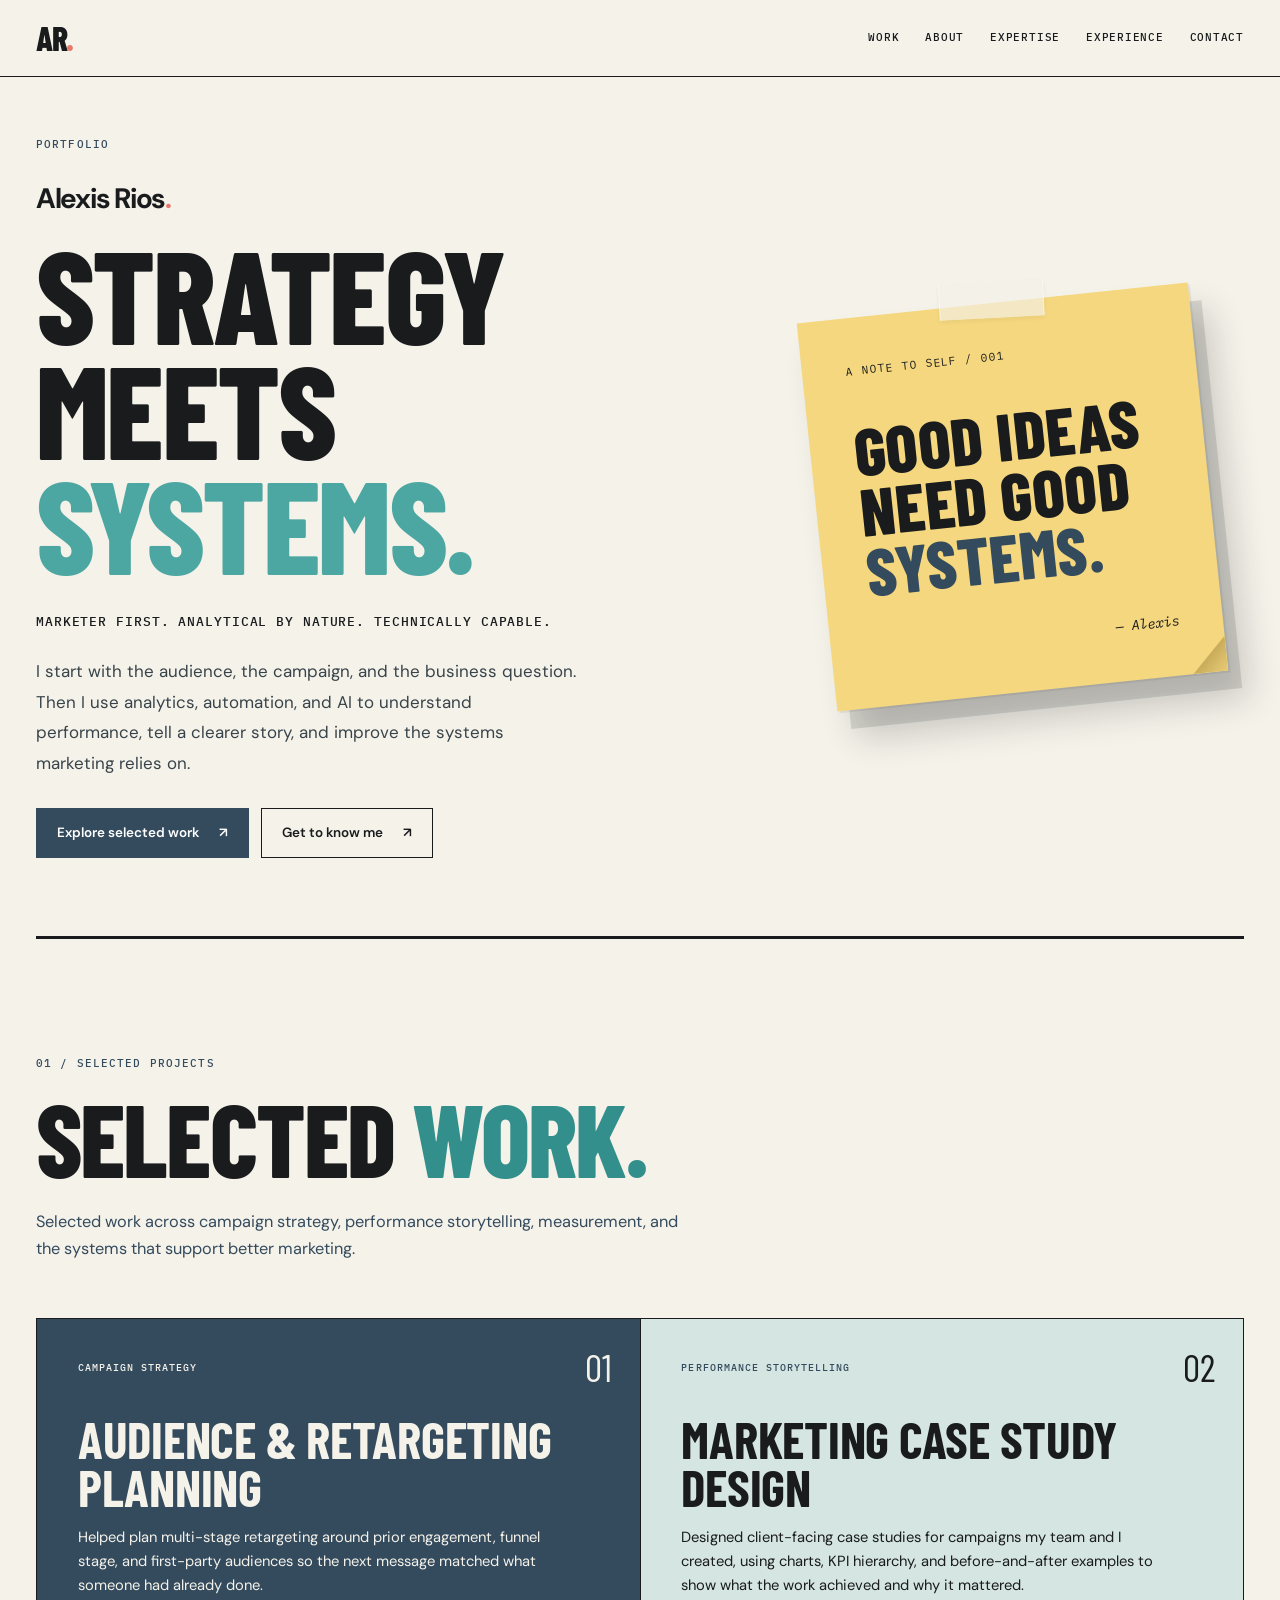
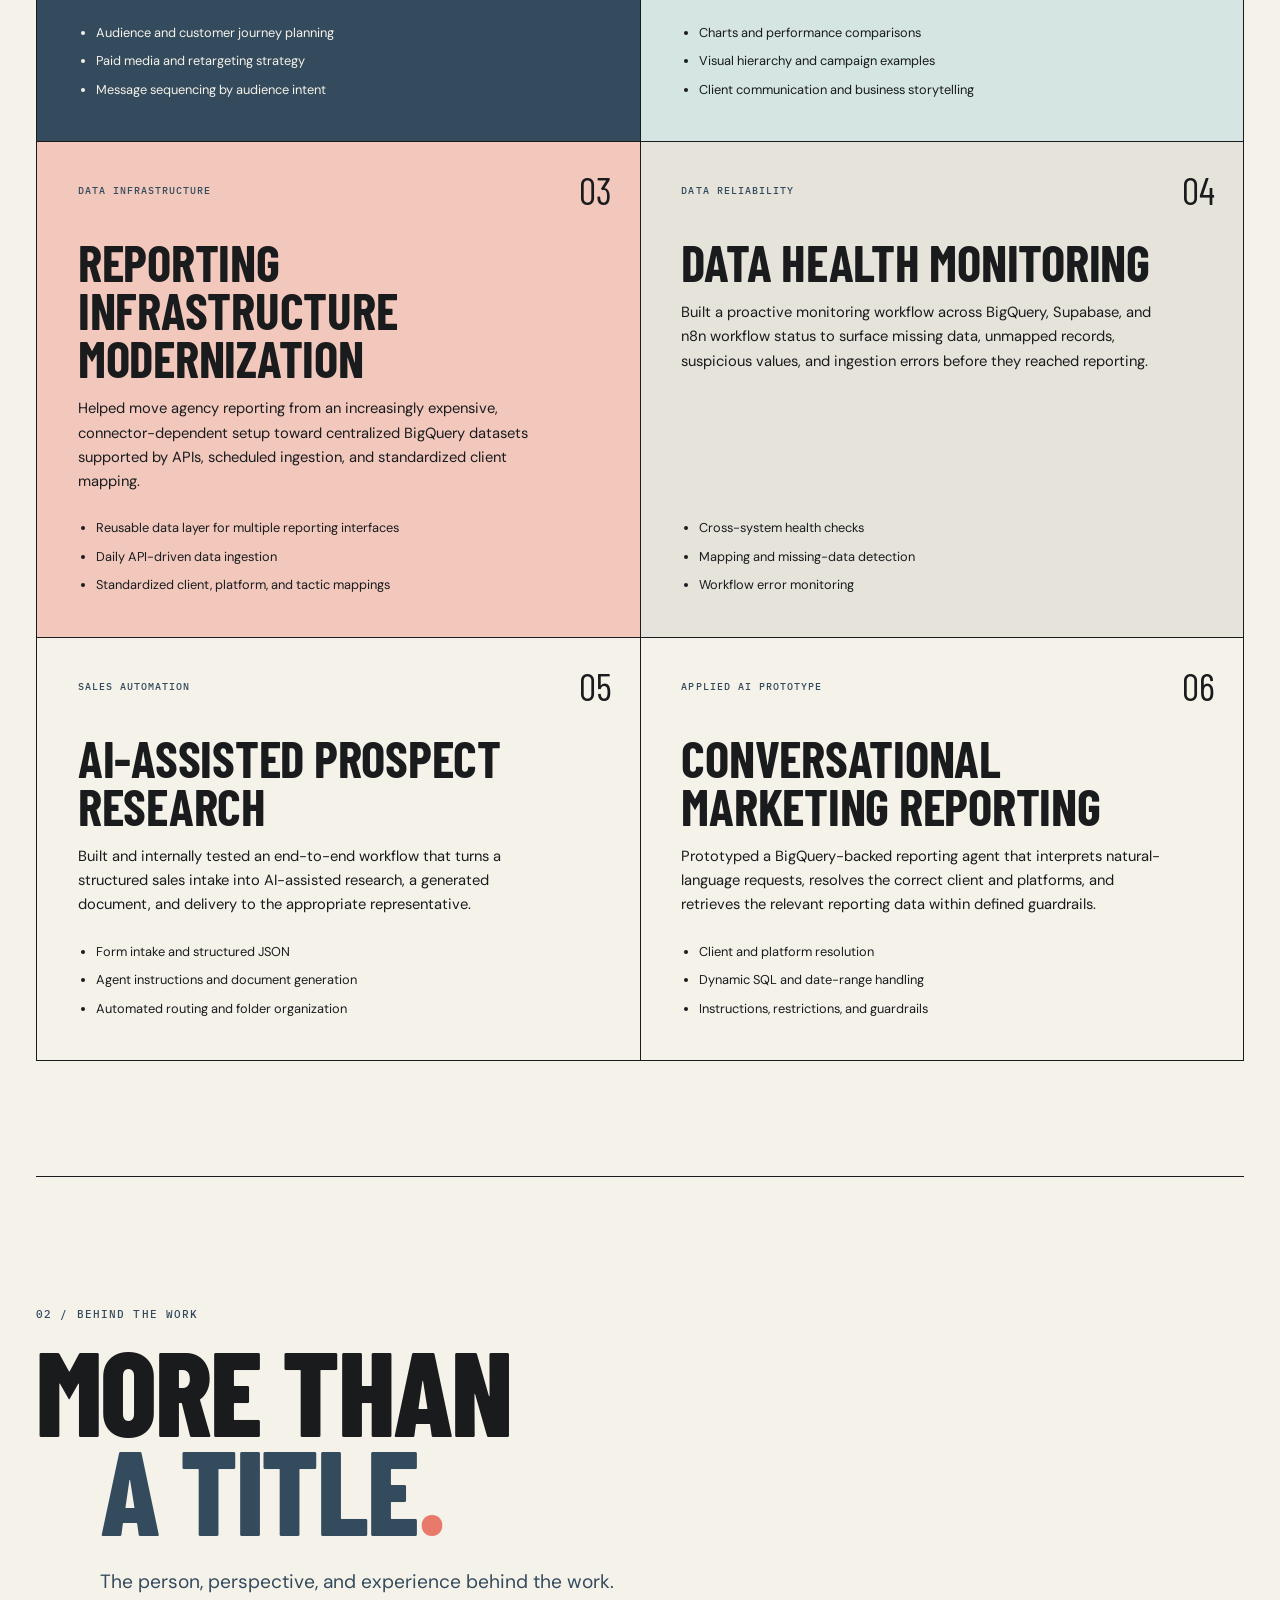
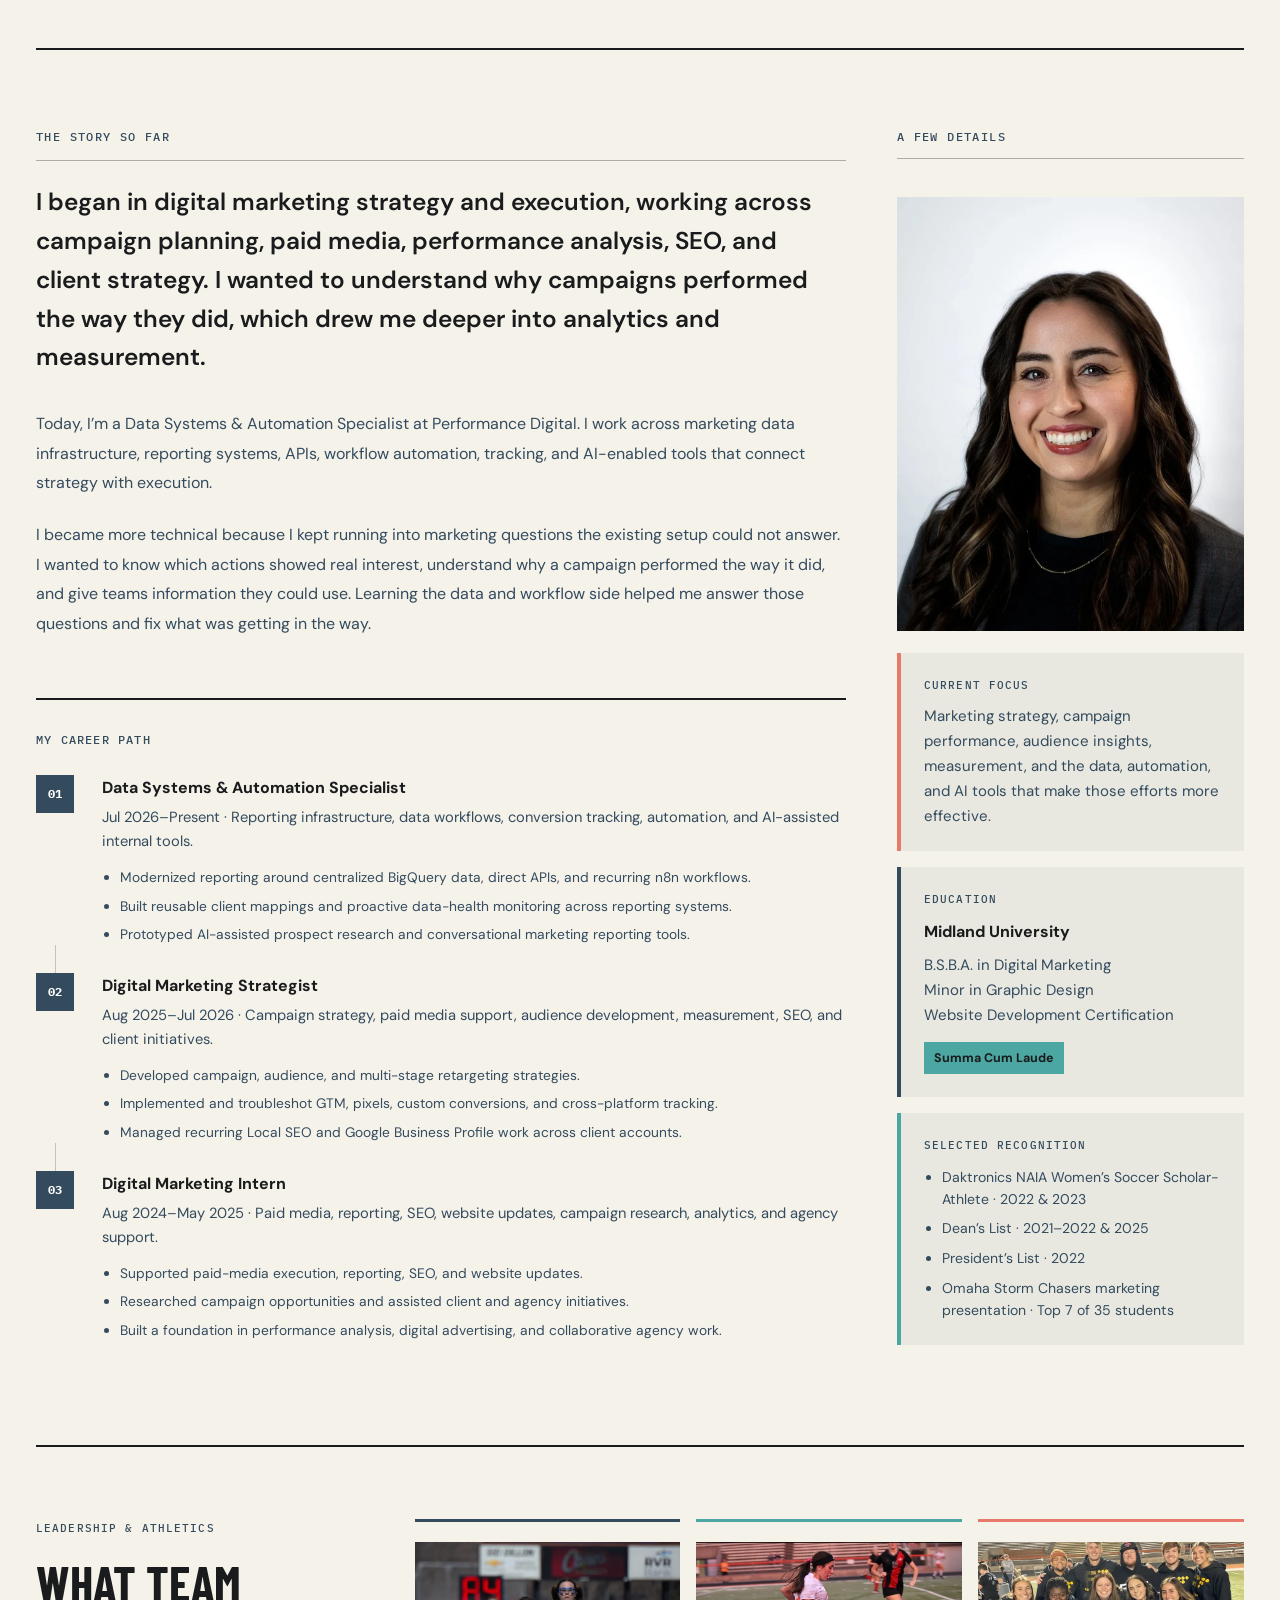
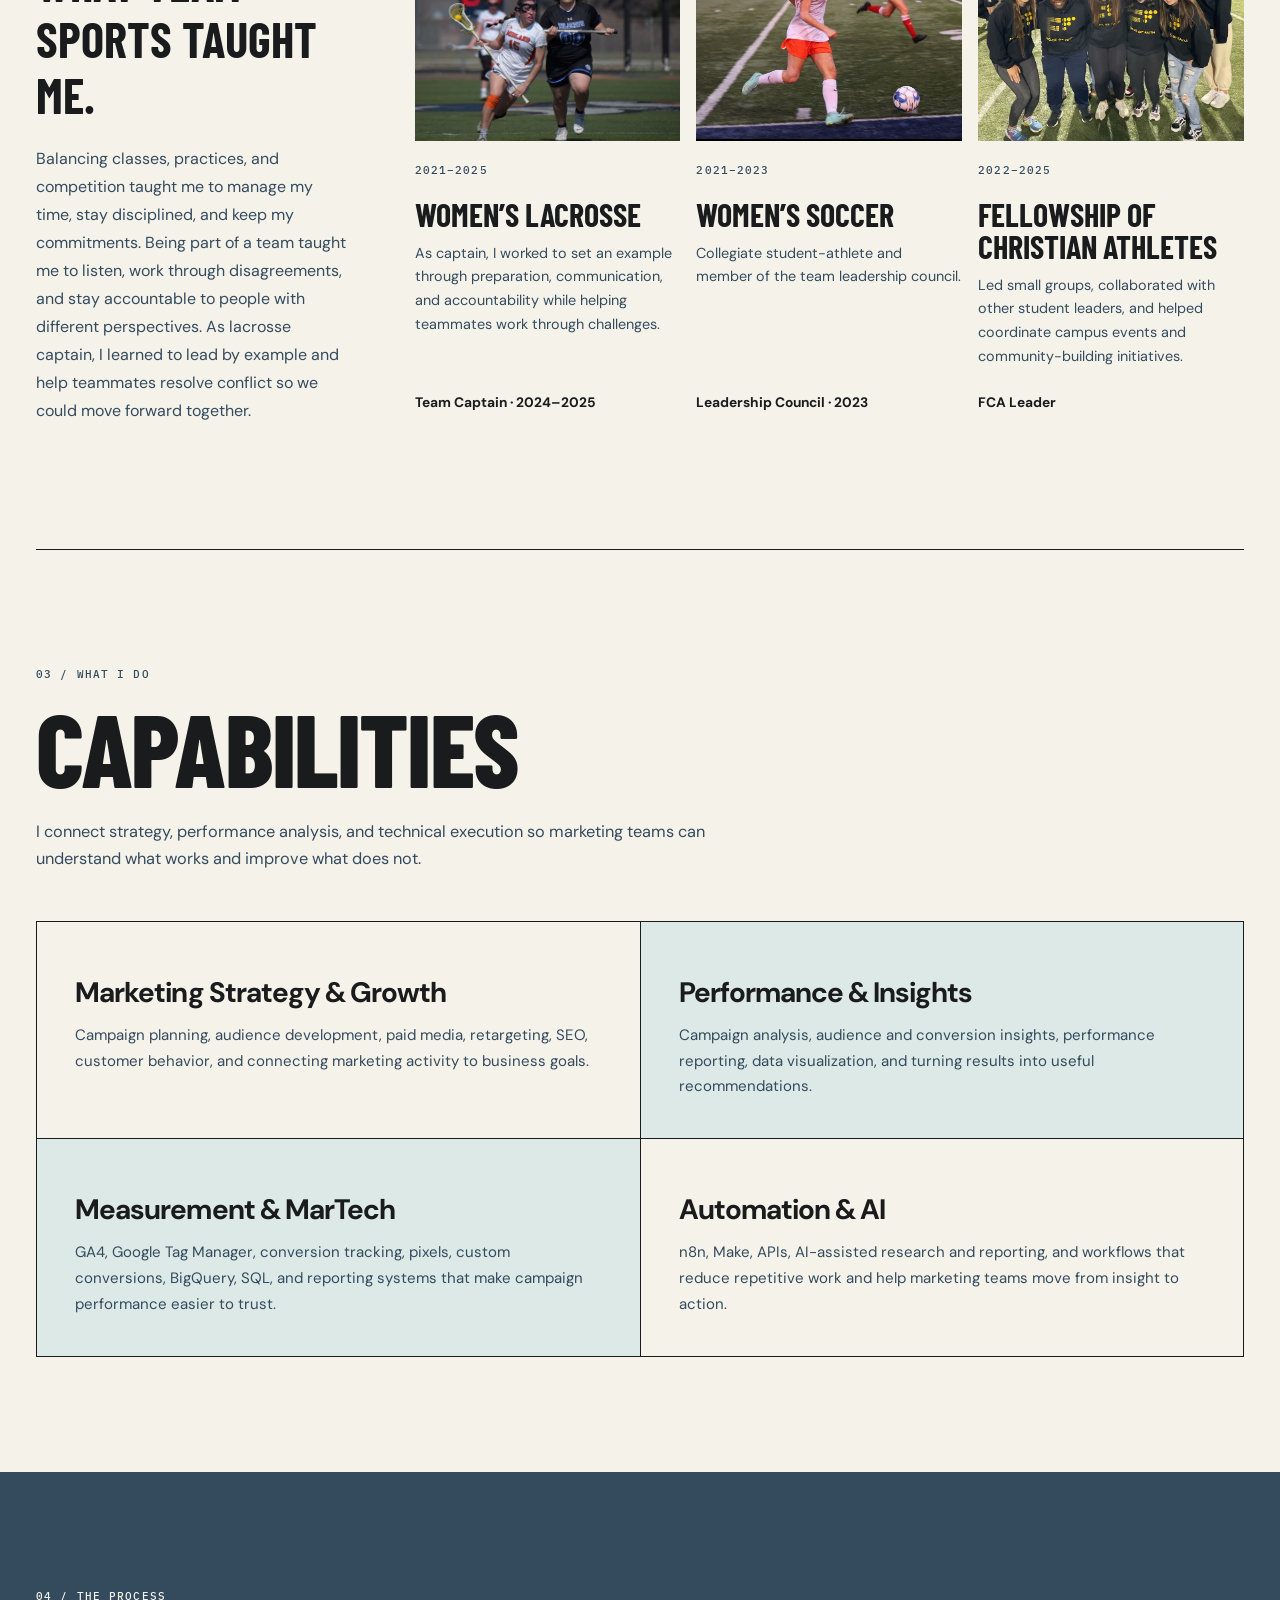
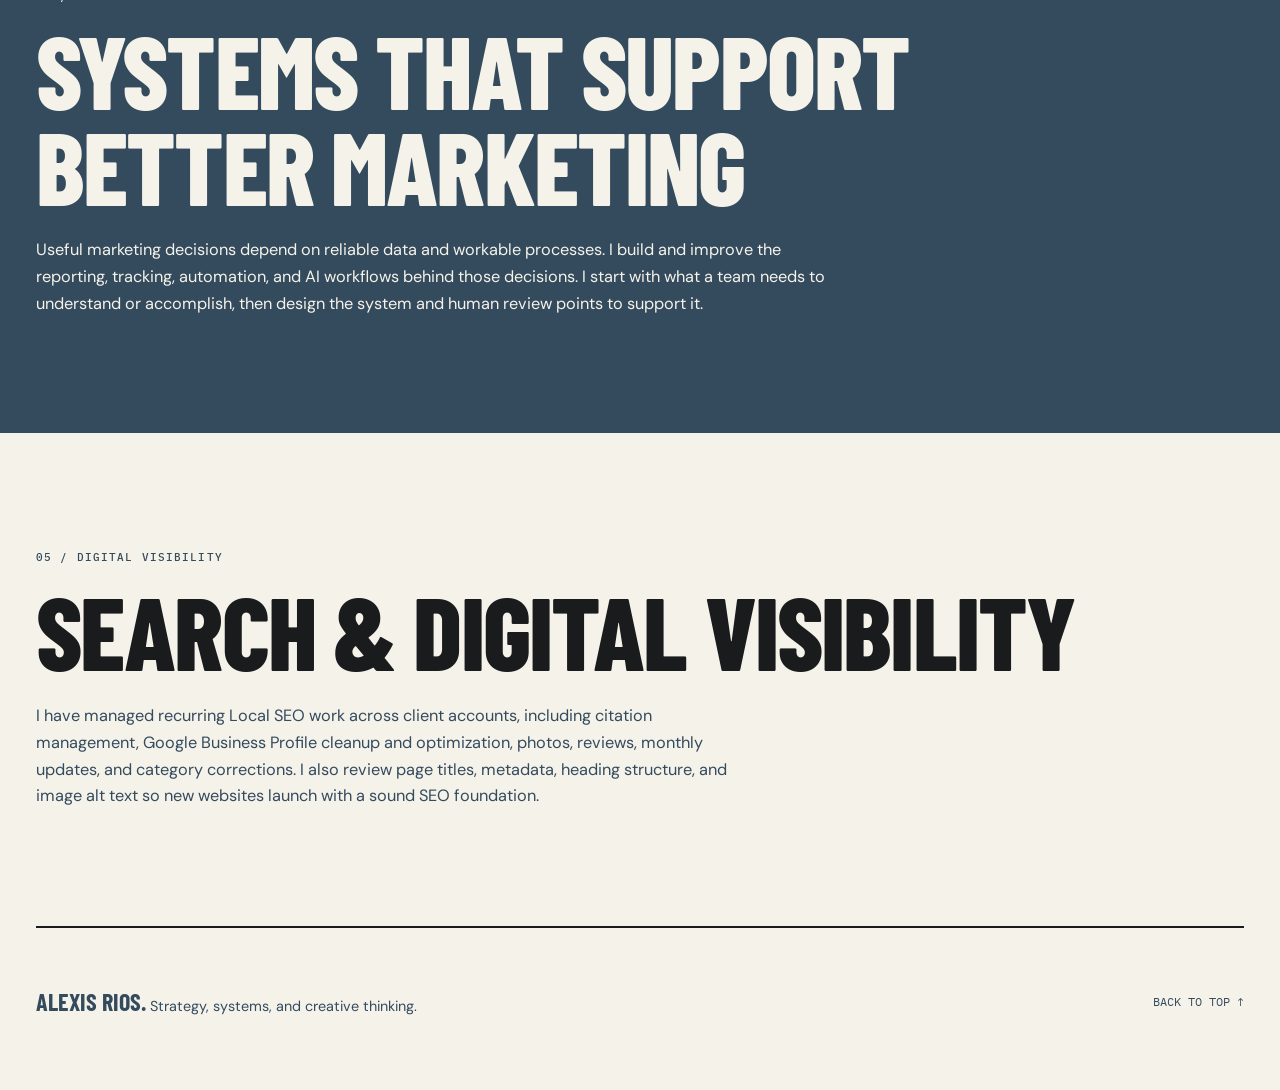
<file: index.html>
<!DOCTYPE html>
<html lang="en">
<head>
  <meta charset="UTF-8">
  <meta name="viewport" content="width=device-width, initial-scale=1.0">

  <title>Alexis Rios | Marketing Strategy, Analytics & AI</title>

  <meta name="theme-color" content="#F5F2EA">
  <meta name="description" content="Alexis Rios — marketer focused on strategy, campaign performance, analytics, and the systems that make better marketing possible.">
  <link rel="preconnect" href="https://fonts.googleapis.com">
  <link rel="preconnect" href="https://fonts.gstatic.com" crossorigin>
  <link href="https://fonts.googleapis.com/css2?family=Barlow+Condensed:wght@500;600;700;800&family=DM+Sans:wght@400;500;600;700&family=IBM+Plex+Mono:wght@400;500&display=swap" rel="stylesheet">
  <link rel="stylesheet" href="styles.css?v=creative-refined-3">
</head>

<body>
  <a class="skip-link" href="#featured-work">Skip to selected work</a>

  <header class="site-header">
    <nav class="nav-container" aria-label="Primary navigation">
      <a href="#top" class="nav-brand" aria-label="Alexis Rios, back to top">AR<span class="brand-dot">.</span></a>

      <div class="nav-links" id="primary-links">
        <a href="#featured-work">Work</a>
        <a href="#about">About</a>
        <a href="#capabilities">Expertise</a>
        <a href="#experience">Experience</a>
        <a href="https://www.linkedin.com/in/-alexis-rios/" target="_blank" rel="noopener noreferrer" aria-label="Contact Alexis on LinkedIn (opens in a new tab)">Contact</a>
      </div>
    </nav>
  </header>

  <main id="top">

    <section class="hero" aria-labelledby="hero-title">
      <div class="hero-content">
        <p class="eyebrow">Portfolio</p>
        <h1 id="hero-title"><span class="hero-name">Alexis Rios<span class="hero-dot">.</span></span><span class="hero-display">Strategy<span class="hero-display-line">meets <em>systems.</em></span></span></h1>
        <p class="hero-focus">MARKETER FIRST. ANALYTICAL BY NATURE. TECHNICALLY CAPABLE.</p>
        <p class="hero-summary">I start with the audience, the campaign, and the business question. Then I use analytics, automation, and AI to understand performance, tell a clearer story, and improve the systems marketing relies on.</p>
        <div class="hero-actions">
          <a href="#featured-work" class="button button-primary">Explore selected work <span aria-hidden="true">↗</span></a>
          <a href="#about" class="button button-secondary">Get to know me <span aria-hidden="true">↗</span></a>
        </div>
      </div> 
      <aside class="hero-art" aria-label="Sticky note with Alexis's approach to systems">
        <div class="note-stage">
          <div class="sticky-note">
            <span class="note-tape" aria-hidden="true"></span>
            <span class="note-kicker">A NOTE TO SELF / 001</span>
            <strong>
              GOOD IDEAS<br>
              NEED GOOD<br>
              <span>SYSTEMS.</span>
            </strong>
            <span class="note-signature">— Alexis</span>
          </div>
        </div>
      </aside>      
    </section>

    <span id="featured-work" class="anchor-marker" aria-hidden="true"></span>
    <section id="strategy" class="portfolio-section" aria-labelledby="selected-work-heading">
      <p class="section-label">01 / Selected Projects</p>
      <h2 id="selected-work-heading">Selected <span class="accent-word">Work.</span></h2>
      <p>
        Selected work across campaign strategy, performance storytelling,
        measurement, and the systems that support better marketing.
      </p>

      <div class="work-grid">
        <article class="work-card"><p class="work-tag">Campaign Strategy</p><h3>Audience &amp; Retargeting Planning</h3><p>Helped plan multi-stage retargeting around prior engagement, funnel stage, and first-party audiences so the next message matched what someone had already done.</p><ul><li>Audience and customer journey planning</li><li>Paid media and retargeting strategy</li><li>Message sequencing by audience intent</li></ul></article>
        <article class="work-card"><p class="work-tag">Performance Storytelling</p><h3>Marketing Case Study Design</h3><p>Designed client-facing case studies for campaigns my team and I created, using charts, KPI hierarchy, and before-and-after examples to show what the work achieved and why it mattered.</p><ul><li>Charts and performance comparisons</li><li>Visual hierarchy and campaign examples</li><li>Client communication and business storytelling</li></ul></article>
        <article class="work-card">
          <p class="work-tag">Data Infrastructure</p>
          <h3>Reporting Infrastructure Modernization</h3>
          <p>
            Helped move agency reporting from an increasingly expensive,
            connector-dependent setup toward centralized BigQuery datasets
            supported by APIs, scheduled ingestion, and standardized client mapping.
          </p>
          <ul>
            <li>Reusable data layer for multiple reporting interfaces</li>
            <li>Daily API-driven data ingestion</li>
            <li>Standardized client, platform, and tactic mappings</li>
          </ul>
        </article>

        <article class="work-card">
          <p class="work-tag">Data Reliability</p>
          <h3>Data Health Monitoring</h3>
          <p>
            Built a proactive monitoring workflow across BigQuery, Supabase,
            and n8n workflow status to surface missing data, unmapped records,
            suspicious values, and ingestion errors before they reached reporting.
          </p>
          <ul>
            <li>Cross-system health checks</li>
            <li>Mapping and missing-data detection</li>
            <li>Workflow error monitoring</li>
          </ul>
        </article>

        <article class="work-card">
          <p class="work-tag">Sales Automation</p>
          <h3>AI-Assisted Prospect Research</h3>
          <p>
            Built and internally tested an end-to-end workflow that turns a
            structured sales intake into AI-assisted research, a generated
            document, and delivery to the appropriate representative.
          </p>
          <ul>
            <li>Form intake and structured JSON</li>
            <li>Agent instructions and document generation</li>
            <li>Automated routing and folder organization</li>
          </ul>
        </article>

        <article class="work-card">
          <p class="work-tag">Applied AI Prototype</p>
          <h3>Conversational Marketing Reporting</h3>
          <p>
            Prototyped a BigQuery-backed reporting agent that interprets
            natural-language requests, resolves the correct client and platforms,
            and retrieves the relevant reporting data within defined guardrails.
          </p>
          <ul>
            <li>Client and platform resolution</li>
            <li>Dynamic SQL and date-range handling</li>
            <li>Instructions, restrictions, and guardrails</li>
          </ul>
        </article>
      </div>
    </section>

  <section id="about" class="portfolio-section about-section">
    <div class="section-heading about-heading">
      <p class="section-label">02 / Behind the Work</p>
      <h2><span class="about-heading-main">More Than</span><span class="about-heading-accent">a Title<span aria-hidden="true">.</span></span></h2>
      <p class="about-heading-deck">The person, perspective, and experience behind the work.</p>
    </div>

  <div class="about-grid">

    <div class="about-content">
      <p class="about-column-label">The story so far</p>
      <p class="about-intro">I began in digital marketing strategy and execution, working across campaign planning, paid media, performance analysis, SEO, and client strategy. I wanted to understand why campaigns performed the way they did, which drew me deeper into analytics and measurement.</p>

      <p>
        Today, I’m a Data Systems & Automation Specialist at Performance
        Digital. I work across marketing data infrastructure, reporting systems,
        APIs, workflow automation, tracking, and AI-enabled tools that connect
        strategy with execution.
      </p>

      <p>I became more technical because I kept running into marketing questions the existing setup could not answer. I wanted to know which actions showed real interest, understand why a campaign performed the way it did, and give teams information they could use. Learning the data and workflow side helped me answer those questions and fix what was getting in the way.</p>

      <div id="experience" class="career-path">
        <p class="about-subheading">My Career Path</p>

        <div class="career-flow">
          <div class="career-step">
            <span class="career-number">01</span>
            <div>
              <strong>Data Systems & Automation Specialist</strong>
              <span>Jul 2026–Present · Reporting infrastructure, data workflows,
                conversion tracking, automation, and AI-assisted internal tools.</span>
              <ul class="career-highlights">
                <li>Modernized reporting around centralized BigQuery data, direct APIs, and recurring n8n workflows.</li>
                <li>Built reusable client mappings and proactive data-health monitoring across reporting systems.</li>
                <li>Prototyped AI-assisted prospect research and conversational marketing reporting tools.</li>
              </ul>
            </div>
          </div>

          <div class="career-connector"></div>

          <div class="career-step">
            <span class="career-number">02</span>
            <div>
              <strong>Digital Marketing Strategist</strong>
              <span>Aug 2025–Jul 2026 · Campaign strategy, paid media support,
                audience development, measurement, SEO, and client initiatives.</span>
              <ul class="career-highlights">
                <li>Developed campaign, audience, and multi-stage retargeting strategies.</li>
                <li>Implemented and troubleshot GTM, pixels, custom conversions, and cross-platform tracking.</li>
                <li>Managed recurring Local SEO and Google Business Profile work across client accounts.</li>
              </ul>
            </div>
          </div>

          <div class="career-connector"></div>

          <div class="career-step">
            <span class="career-number">03</span>
            <div>
              <strong>Digital Marketing Intern</strong>
              <span>Aug 2024–May 2025 · Paid media, reporting, SEO, website
                updates, campaign research, analytics, and agency support.</span>
              <ul class="career-highlights">
                <li>Supported paid-media execution, reporting, SEO, and website updates.</li>
                <li>Researched campaign opportunities and assisted client and agency initiatives.</li>
                <li>Built a foundation in performance analysis, digital advertising, and collaborative agency work.</li>
              </ul>
            </div>
          </div>
        </div>
      </div>

    </div>

    <div class="about-sidebar">
      <p class="about-column-label">A few details</p>
      <figure class="about-photo">
        <img
          src="assets/profile/alexis-rios-headshot.webp"
          alt="Alexis Rios"
          width="960"
          height="1200"
          loading="lazy"
          decoding="async"
        >
      </figure>

      <div class="about-card">
        <p class="card-label">Current Focus</p>
        <p>Marketing strategy, campaign performance, audience insights, measurement, and the data, automation, and AI tools that make those efforts more effective.</p>
      </div>

      <div class="about-card">
        <p class="card-label">Education</p>
        <strong>Midland University</strong>
        <p>
          B.S.B.A. in Digital Marketing<br>
          Minor in Graphic Design<br>
          Website Development Certification
        </p>
        <span class="card-highlight">Summa Cum Laude</span>
      </div>

      <div class="about-card">
        <p class="card-label">Selected Recognition</p>
        <ul class="recognition-list">
          <li>Daktronics NAIA Women’s Soccer Scholar-Athlete · 2022 & 2023</li>
          <li>Dean’s List · 2021–2022 & 2025</li>
          <li>President’s List · 2022</li>
          <li>Omaha Storm Chasers marketing presentation · Top 7 of 35 students</li>
        </ul>
      </div>

    </div>

  </div>

  <div class="leadership-block">

    <div class="leadership-intro">
      <p class="about-subheading">Leadership & Athletics</p>

      <h3>
        What team sports taught me.
      </h3>

      <p>
        Balancing classes, practices, and competition taught me to manage my
        time, stay disciplined, and keep my commitments. Being part of a team
        taught me to listen, work through disagreements, and stay accountable
        to people with different perspectives. As lacrosse captain, I learned
        to lead by example and help teammates resolve conflict so we could
        move forward together.
      </p>
    </div>

    <div class="leadership-cards">

      <article class="leadership-card">
        <div class="leadership-media">
          <img
            src="assets/leadership/lacrosse.webp"
            alt="Alexis Rios carrying the ball during a Midland University women’s lacrosse game"
            width="1200"
            height="900"
            loading="lazy"
            decoding="async"
          >
        </div>
        <span class="leadership-year">2021–2025</span>
        <h4>Women’s Lacrosse</h4>
        <p>
          As captain, I worked to set an example through preparation, communication,
          and accountability while helping teammates work through challenges.
        </p>
        <strong>Team Captain · 2024–2025</strong>
      </article>

      <article class="leadership-card">
        <div class="leadership-media">
          <img
            src="assets/leadership/soccer.webp"
            alt="Alexis Rios dribbling the ball during a Midland University women’s soccer game"
            width="1169"
            height="791"
            loading="lazy"
            decoding="async"
          >
        </div>
        <span class="leadership-year">2021–2023</span>
        <h4>Women’s Soccer</h4>
        <p>
          Collegiate student-athlete and member of the team leadership council.
        </p>
        <strong>Leadership Council · 2023</strong>
      </article>

      <article class="leadership-card">
        <div class="leadership-media leadership-media-fca">
          <img
            src="assets/leadership/fca-leadership.webp"
            alt="Alexis Rios with fellow Fellowship of Christian Athletes student leaders at a Fields of Faith event"
            width="800"
            height="1067"
            loading="lazy"
            decoding="async"
          >
        </div>
        <span class="leadership-year">2022–2025</span>
        <h4>Fellowship of Christian Athletes</h4>
        <p>
          Led small groups, collaborated with other student leaders, and helped
          coordinate campus events and community-building initiatives.
        </p>
        <strong>FCA Leader</strong>
      </article>

    </div>

  </div>
</section>

        <span id="capabilities" class="anchor-marker" aria-hidden="true"></span>
    <section id="data" class="portfolio-section">
      <p class="section-label">03 / What I Do</p>
      <h2>Capabilities</h2>
      <p>
        I connect strategy, performance analysis, and technical execution so
        marketing teams can understand what works and improve what does not.
      </p>

      <div class="capability-grid">
        <article class="capability-card">
          <h3>Marketing Strategy & Growth</h3><p>Campaign planning, audience development, paid media, retargeting, SEO, customer behavior, and connecting marketing activity to business goals.</p>
        </article>

        <article class="capability-card">
          <h3>Performance & Insights</h3><p>Campaign analysis, audience and conversion insights, performance reporting, data visualization, and turning results into useful recommendations.</p>
        </article>

        <article class="capability-card">
          <h3>Measurement & MarTech</h3><p>GA4, Google Tag Manager, conversion tracking, pixels, custom conversions, BigQuery, SQL, and reporting systems that make campaign performance easier to trust.</p>
        </article>

        <article class="capability-card">
          <h3>Automation & AI</h3><p>n8n, Make, APIs, AI-assisted research and reporting, and workflows that reduce repetitive work and help marketing teams move from insight to action.</p>
        </article>
      </div>
    </section>

        <section id="automation" class="portfolio-section"><p class="section-label">04 / The Process</p><h2>Systems That Support Better Marketing</h2><p>Useful marketing decisions depend on reliable data and workable processes. I build and improve the reporting, tracking, automation, and AI workflows behind those decisions. I start with what a team needs to understand or accomplish, then design the system and human review points to support it.</p></section>

    <section id="search" class="portfolio-section">
      <p class="section-label">05 / Digital Visibility</p>
      <h2>Search & Digital Visibility</h2>
      <p>
        I have managed recurring Local SEO work across client accounts,
        including citation management, Google Business Profile cleanup and
        optimization, photos, reviews, monthly updates, and category corrections.
        I also review page titles, metadata, heading structure, and image alt text
        so new websites launch with a sound SEO foundation.
      </p>
    </section>

  </main>

  <footer class="site-footer">
    <p><strong>Alexis Rios.</strong> Strategy, systems, and creative thinking.</p><a href="#top">Back to top ↑</a>
  </footer>

  <script src="script.js"></script>

</body>
</html>
</file>
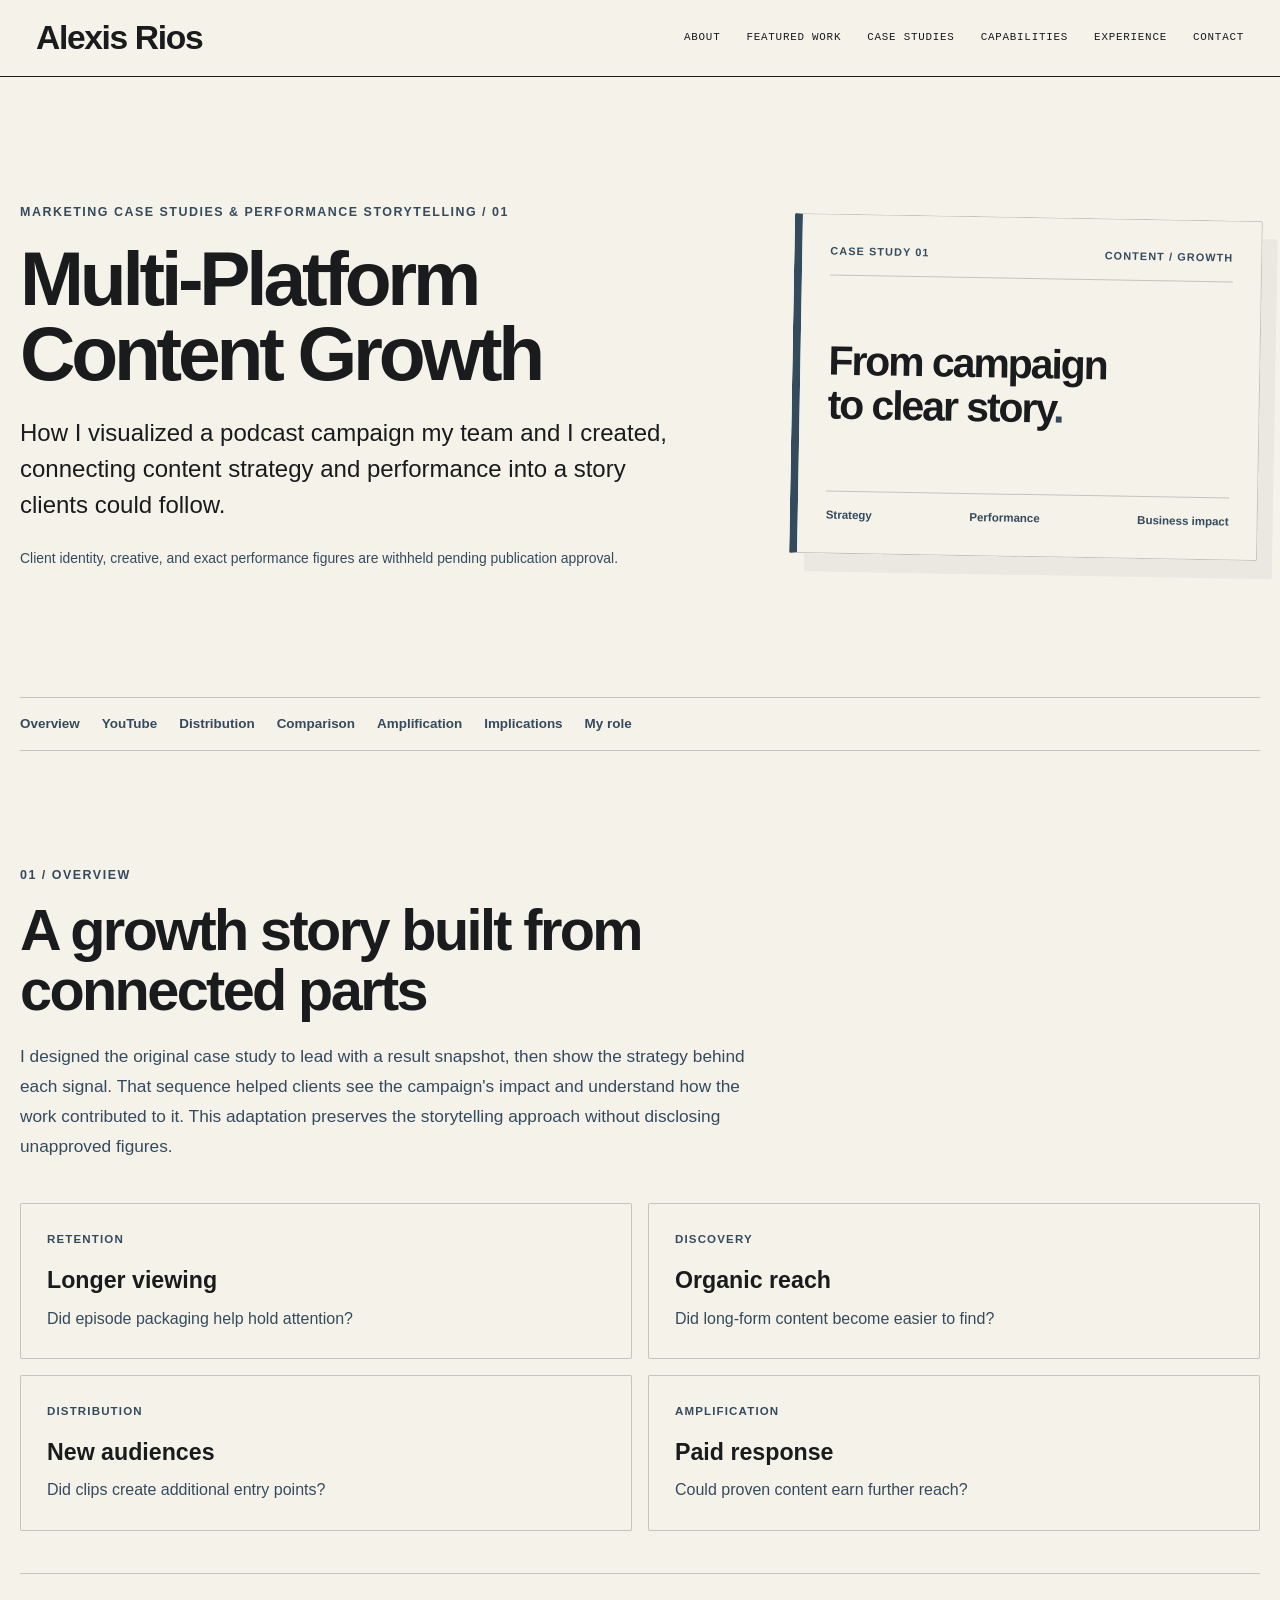
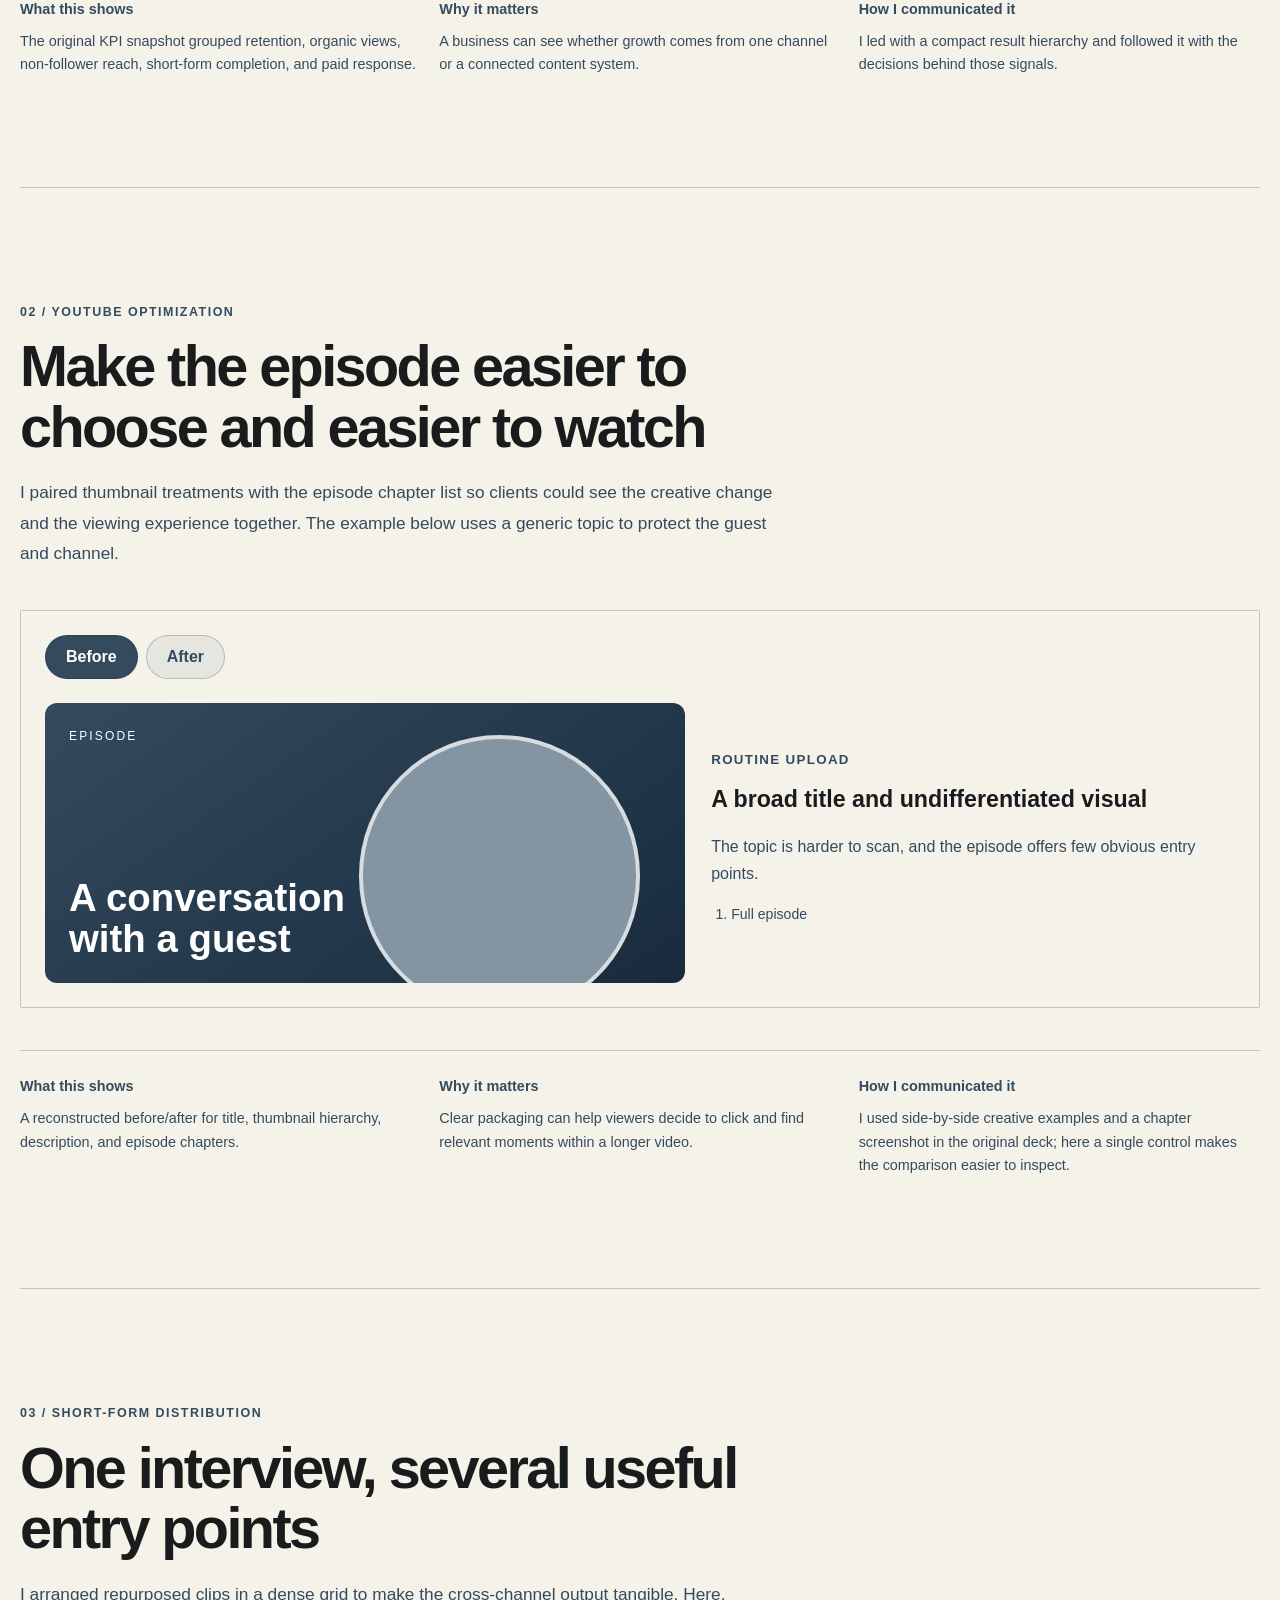
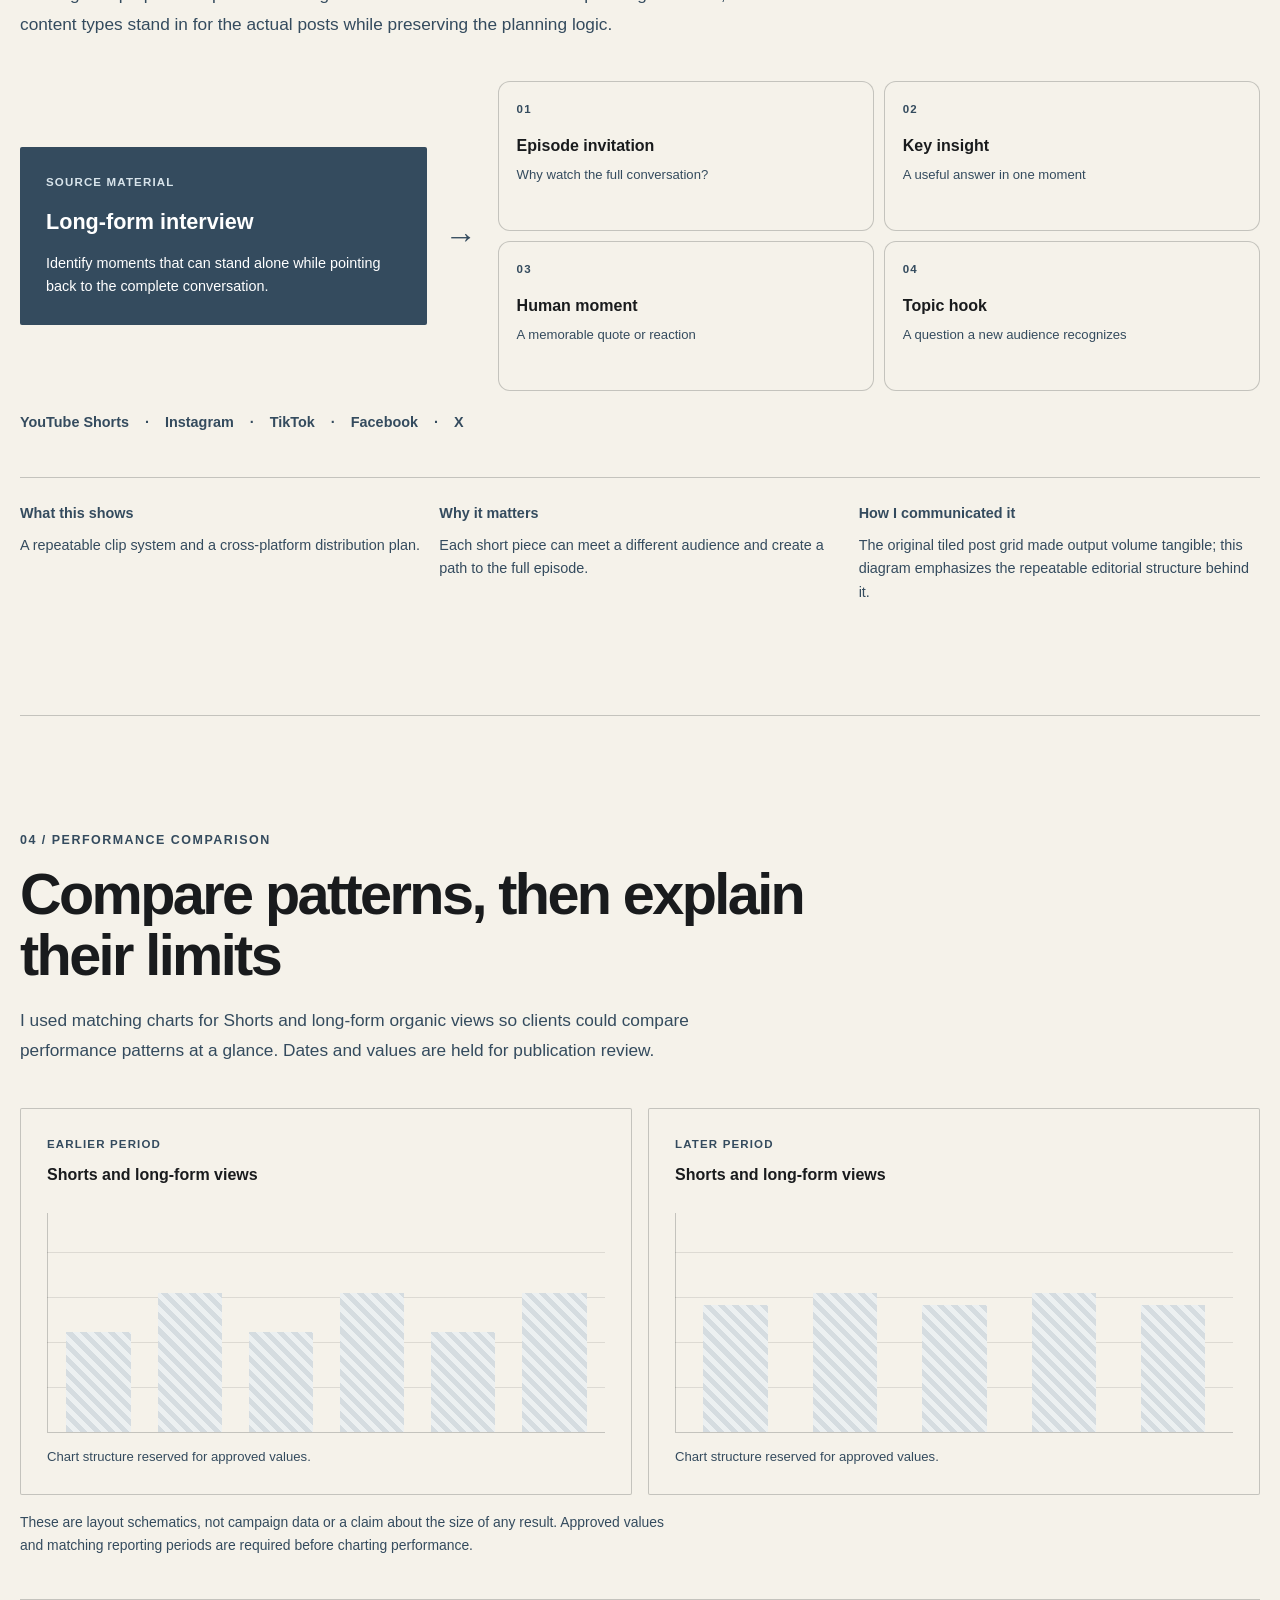
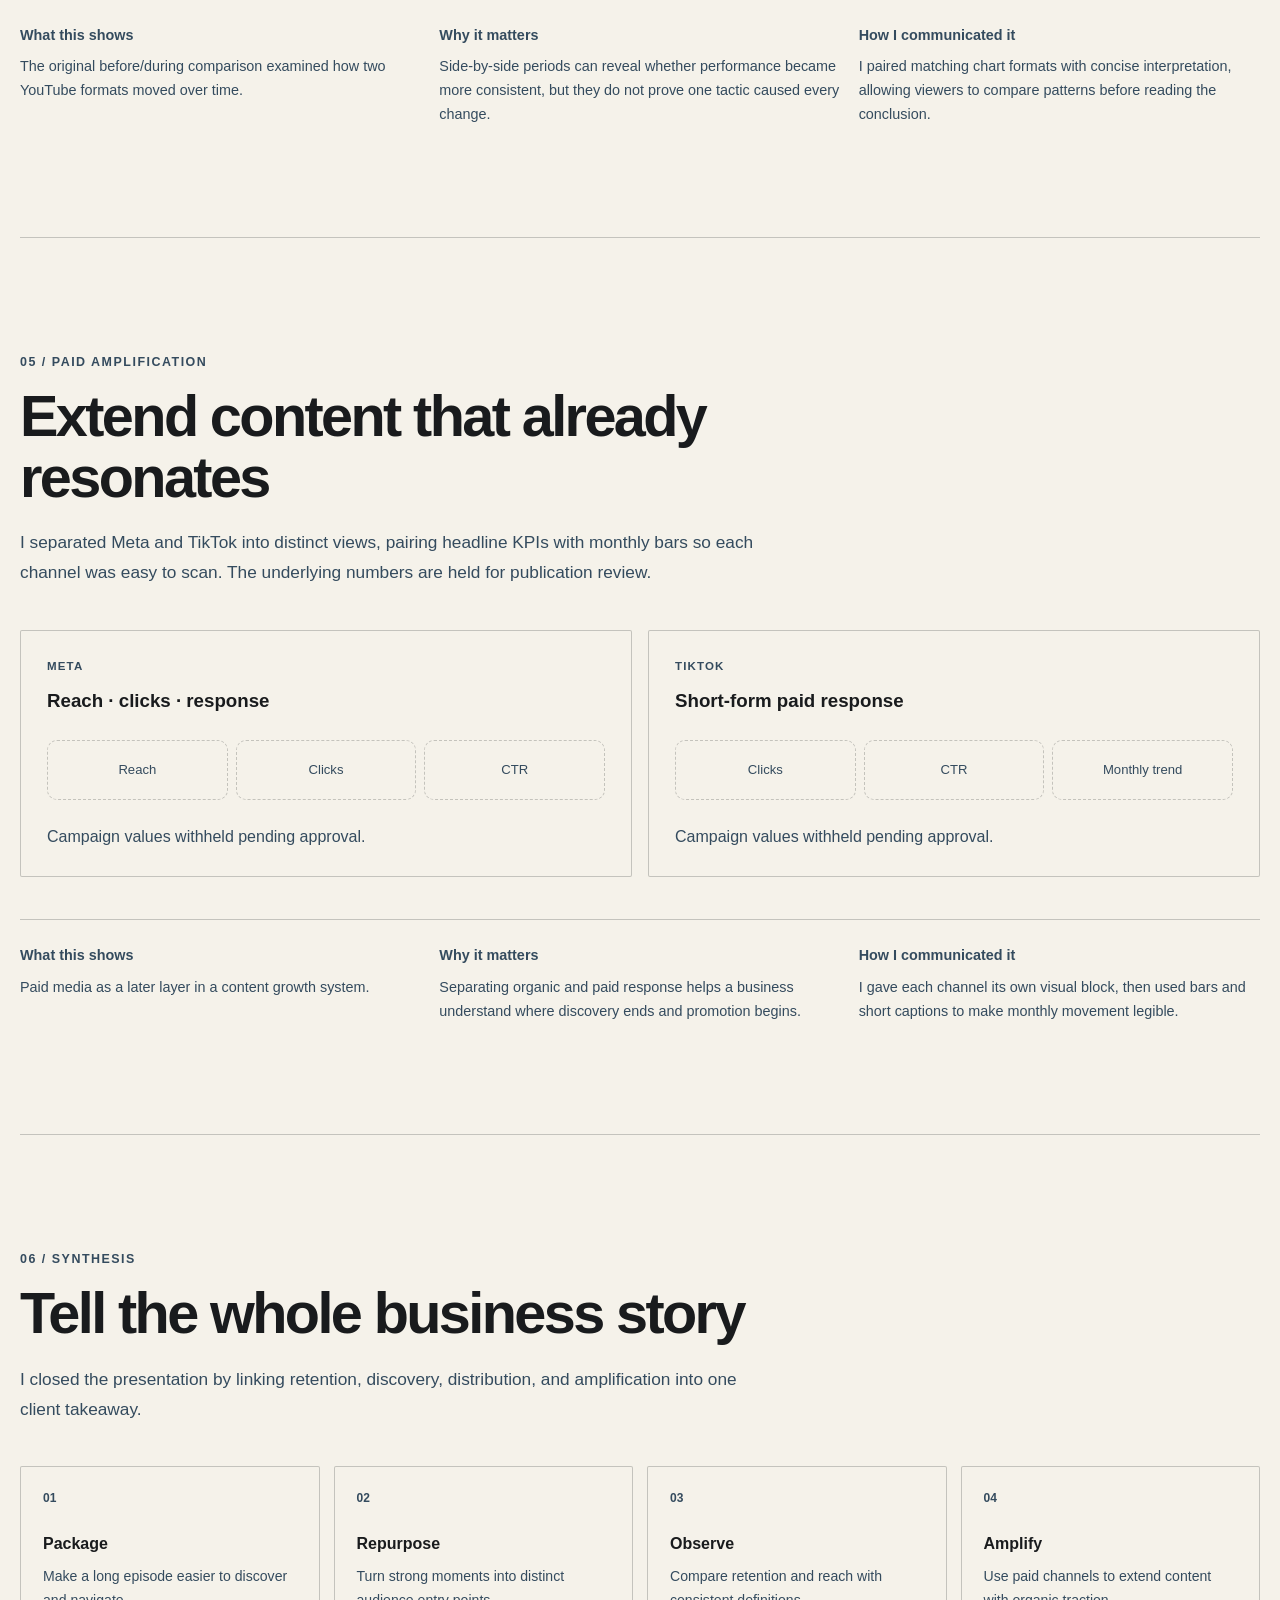
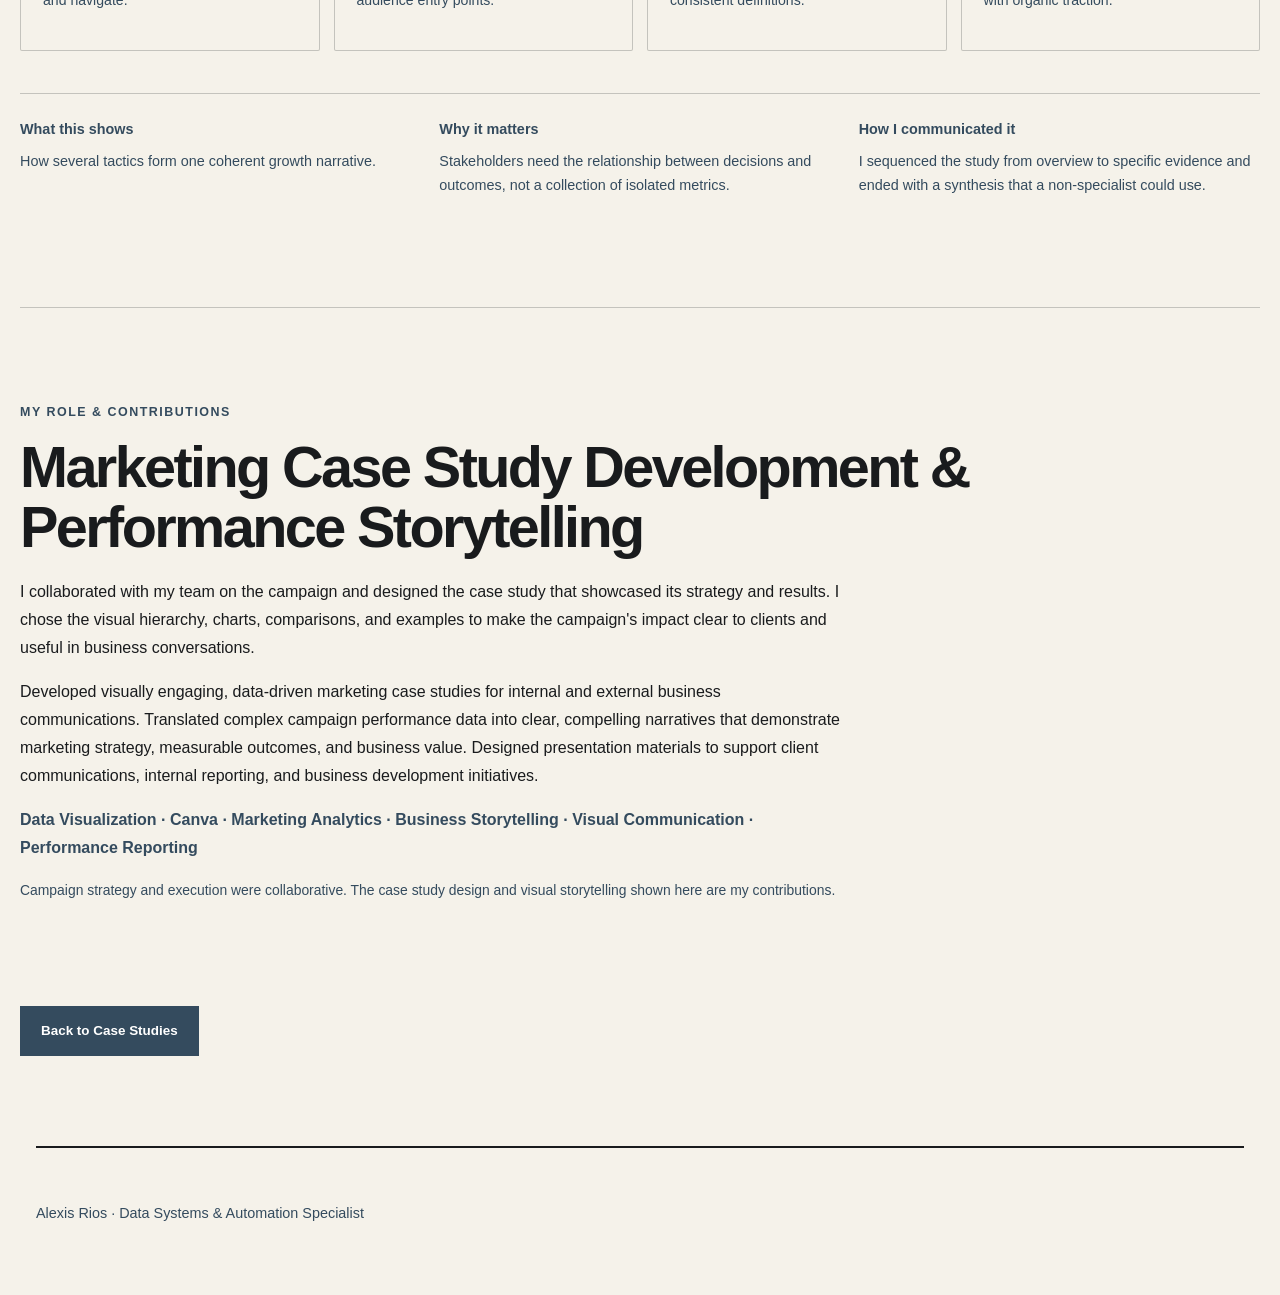
<file: content-growth.html>
<!DOCTYPE html>
<html lang="en">
<head>
  <meta charset="UTF-8">
  <meta name="viewport" content="width=device-width, initial-scale=1.0">
  <meta name="description" content="An interactive marketing case study about presenting a multi-platform content growth strategy and its business value.">
  <title>Multi-Platform Content Growth | Alexis Rios</title>
  <link rel="stylesheet" href="styles.css?v=20261028-1">
  <link rel="stylesheet" href="case-study.css?v=1">
  <script src="case-study.js" defer></script>
</head>
<body>
  <header class="site-header">
    <nav class="nav-container" aria-label="Main navigation">
      <a class="nav-brand" href="index.html#top">Alexis Rios</a>
      <div class="nav-links">
        <a href="index.html#about">About</a>
        <a href="index.html#featured-work">Featured Work</a>
        <a href="index.html#marketing-case-studies">Case Studies</a>
        <a href="index.html#capabilities">Capabilities</a>
        <a href="index.html#experience">Experience</a>
        <a href="https://www.linkedin.com/in/-alexis-rios/" target="_blank" rel="noopener noreferrer" aria-label="Contact Alexis on LinkedIn (opens in a new tab)">Contact</a>
      </div>
    </nav>
  </header>
  <main>
    <section class="case-hero" id="top">
      <div>
        <p class="case-kicker">Marketing Case Studies &amp; Performance Storytelling / 01</p>
        <h1>Multi-Platform<br>Content Growth</h1>
        <p class="case-lede">How I visualized a podcast campaign my team and I created, connecting content strategy and performance into a story clients could follow.</p>
        <p class="case-note">Client identity, creative, and exact performance figures are withheld pending publication approval.</p>
      </div>
      <div class="case-hero-art" aria-hidden="true"><div class="case-cover-top"><span>CASE STUDY 01</span><span>CONTENT / GROWTH</span></div><div class="case-cover-title">From campaign<br>to clear story<span>.</span></div><div class="case-cover-foot"><span>Strategy</span><span>Performance</span><span>Business impact</span></div></div>
    </section>
    <nav class="case-chapters" aria-label="Case study chapters">
      <a href="#overview">Overview</a><a href="#youtube">YouTube</a><a href="#distribution">Distribution</a><a href="#comparison">Comparison</a><a href="#amplification">Amplification</a><a href="#implications">Implications</a><a href="#my-role">My role</a>
    </nav>
    <section class="case-chapter" id="overview">
      <div class="case-heading"><span>01 / Overview</span><h2>A growth story built from connected parts</h2><p>I designed the original case study to lead with a result snapshot, then show the strategy behind each signal. That sequence helped clients see the campaign's impact and understand how the work contributed to it. This adaptation preserves the storytelling approach without disclosing unapproved figures.</p></div>
      <div class="signal-grid" aria-label="The four types of performance signals presented in the original case study">
        <article><small>Retention</small><strong>Longer viewing</strong><p>Did episode packaging help hold attention?</p></article>
        <article><small>Discovery</small><strong>Organic reach</strong><p>Did long-form content become easier to find?</p></article>
        <article><small>Distribution</small><strong>New audiences</strong><p>Did clips create additional entry points?</p></article>
        <article><small>Amplification</small><strong>Paid response</strong><p>Could proven content earn further reach?</p></article>
      </div>
      <div class="case-explain"><p><b>What this shows</b> The original KPI snapshot grouped retention, organic views, non-follower reach, short-form completion, and paid response.</p><p><b>Why it matters</b> A business can see whether growth comes from one channel or a connected content system.</p><p><b>How I communicated it</b> I led with a compact result hierarchy and followed it with the decisions behind those signals.</p></div>
    </section>
    <section class="case-chapter" id="youtube">
      <div class="case-heading"><span>02 / YouTube optimization</span><h2>Make the episode easier to choose and easier to watch</h2><p>I paired thumbnail treatments with the episode chapter list so clients could see the creative change and the viewing experience together. The example below uses a generic topic to protect the guest and channel.</p></div>
      <div class="packaging-panel">
        <div class="packaging-controls" role="group" aria-label="Compare episode packaging"><button class="case-toggle is-active" type="button" data-packaging="before" aria-pressed="true">Before</button><button class="case-toggle" type="button" data-packaging="after" aria-pressed="false">After</button></div>
        <div class="packaging-visual" id="packaging-visual" data-state="before"><div class="mock-thumbnail"><span class="mock-thumbnail-label">EPISODE</span><div class="mock-portrait" aria-hidden="true"></div><strong id="thumbnail-title">A conversation with a guest</strong></div><div class="mock-details"><small id="packaging-eyebrow">Routine upload</small><h3 id="packaging-title">A broad title and undifferentiated visual</h3><p id="packaging-copy">The topic is harder to scan, and the episode offers few obvious entry points.</p><ol id="chapter-list" class="chapter-list"><li>Full episode</li></ol></div></div>
      </div>
      <div class="case-explain"><p><b>What this shows</b> A reconstructed before/after for title, thumbnail hierarchy, description, and episode chapters.</p><p><b>Why it matters</b> Clear packaging can help viewers decide to click and find relevant moments within a longer video.</p><p><b>How I communicated it</b> I used side-by-side creative examples and a chapter screenshot in the original deck; here a single control makes the comparison easier to inspect.</p></div>
    </section>
    <section class="case-chapter" id="distribution">
      <div class="case-heading"><span>03 / Short-form distribution</span><h2>One interview, several useful entry points</h2><p>I arranged repurposed clips in a dense grid to make the cross-channel output tangible. Here, content types stand in for the actual posts while preserving the planning logic.</p></div>
      <div class="distribution-layout">
        <div class="source-episode"><small>Source material</small><strong>Long-form interview</strong><p>Identify moments that can stand alone while pointing back to the complete conversation.</p></div>
        <div class="distribution-arrow" aria-hidden="true">→</div>
        <div class="clip-grid"><div><small>01</small><strong>Episode invitation</strong><span>Why watch the full conversation?</span></div><div><small>02</small><strong>Key insight</strong><span>A useful answer in one moment</span></div><div><small>03</small><strong>Human moment</strong><span>A memorable quote or reaction</span></div><div><small>04</small><strong>Topic hook</strong><span>A question a new audience recognizes</span></div></div>
      </div>
      <div class="platform-row" aria-label="Distribution channels">YouTube Shorts <span>·</span> Instagram <span>·</span> TikTok <span>·</span> Facebook <span>·</span> X</div>
      <div class="case-explain"><p><b>What this shows</b> A repeatable clip system and a cross-platform distribution plan.</p><p><b>Why it matters</b> Each short piece can meet a different audience and create a path to the full episode.</p><p><b>How I communicated it</b> The original tiled post grid made output volume tangible; this diagram emphasizes the repeatable editorial structure behind it.</p></div>
    </section>
    <section class="case-chapter" id="comparison">
      <div class="case-heading"><span>04 / Performance comparison</span><h2>Compare patterns, then explain their limits</h2><p>I used matching charts for Shorts and long-form organic views so clients could compare performance patterns at a glance. Dates and values are held for publication review.</p></div>
      <div class="comparison-grid">
        <figure class="chart-schematic"><figcaption><small>Earlier period</small><strong>Shorts and long-form views</strong></figcaption><div class="chart-placeholder" aria-hidden="true"><span></span><span></span><span></span><span></span><span></span><span></span></div><p>Chart structure reserved for approved values.</p></figure>
        <figure class="chart-schematic"><figcaption><small>Later period</small><strong>Shorts and long-form views</strong></figcaption><div class="chart-placeholder chart-placeholder-later" aria-hidden="true"><span></span><span></span><span></span><span></span><span></span></div><p>Chart structure reserved for approved values.</p></figure>
      </div>
      <p class="data-disclosure">These are layout schematics, not campaign data or a claim about the size of any result. Approved values and matching reporting periods are required before charting performance.</p>
      <div class="case-explain"><p><b>What this shows</b> The original before/during comparison examined how two YouTube formats moved over time.</p><p><b>Why it matters</b> Side-by-side periods can reveal whether performance became more consistent, but they do not prove one tactic caused every change.</p><p><b>How I communicated it</b> I paired matching chart formats with concise interpretation, allowing viewers to compare patterns before reading the conclusion.</p></div>
    </section>
    <section class="case-chapter" id="amplification">
      <div class="case-heading"><span>05 / Paid amplification</span><h2>Extend content that already resonates</h2><p>I separated Meta and TikTok into distinct views, pairing headline KPIs with monthly bars so each channel was easy to scan. The underlying numbers are held for publication review.</p></div>
      <div class="paid-panels"><article><small>Meta</small><h3>Reach · clicks · response</h3><div class="metric-slots"><span>Reach</span><span>Clicks</span><span>CTR</span></div><p>Campaign values withheld pending approval.</p></article><article><small>TikTok</small><h3>Short-form paid response</h3><div class="metric-slots"><span>Clicks</span><span>CTR</span><span>Monthly trend</span></div><p>Campaign values withheld pending approval.</p></article></div>
      <div class="case-explain"><p><b>What this shows</b> Paid media as a later layer in a content growth system.</p><p><b>Why it matters</b> Separating organic and paid response helps a business understand where discovery ends and promotion begins.</p><p><b>How I communicated it</b> I gave each channel its own visual block, then used bars and short captions to make monthly movement legible.</p></div>
    </section>
    <section class="case-chapter" id="implications">
      <div class="case-heading"><span>06 / Synthesis</span><h2>Tell the whole business story</h2><p>I closed the presentation by linking retention, discovery, distribution, and amplification into one client takeaway.</p></div>
      <ol class="synthesis-list"><li><b>Package</b><span>Make a long episode easier to discover and navigate.</span></li><li><b>Repurpose</b><span>Turn strong moments into distinct audience entry points.</span></li><li><b>Observe</b><span>Compare retention and reach with consistent definitions.</span></li><li><b>Amplify</b><span>Use paid channels to extend content with organic traction.</span></li></ol>
      <div class="case-explain"><p><b>What this shows</b> How several tactics form one coherent growth narrative.</p><p><b>Why it matters</b> Stakeholders need the relationship between decisions and outcomes, not a collection of isolated metrics.</p><p><b>How I communicated it</b> I sequenced the study from overview to specific evidence and ended with a synthesis that a non-specialist could use.</p></div>
    </section>
    <section class="case-role" id="my-role"><span>My Role &amp; Contributions</span><h2>Marketing Case Study Development &amp; Performance Storytelling</h2><p>I collaborated with my team on the campaign and designed the case study that showcased its strategy and results. I chose the visual hierarchy, charts, comparisons, and examples to make the campaign's impact clear to clients and useful in business conversations.</p><p>Developed visually engaging, data-driven marketing case studies for internal and external business communications. Translated complex campaign performance data into clear, compelling narratives that demonstrate marketing strategy, measurable outcomes, and business value. Designed presentation materials to support client communications, internal reporting, and business development initiatives.</p><p class="role-skills">Data Visualization · Canva · Marketing Analytics · Business Storytelling · Visual Communication · Performance Reporting</p><p class="role-note">Campaign strategy and execution were collaborative. The case study design and visual storytelling shown here are my contributions.</p></section>
    <div class="case-end"><a class="button button-primary" href="index.html#marketing-case-studies">Back to Case Studies</a></div>
  </main>
  <footer class="site-footer"><p>Alexis Rios · Data Systems &amp; Automation Specialist</p></footer>
</body>
</html>
</file>
<file: styles.css>
:root {
  --bg: #e9e6e0;
  --surface: #ffffff;
  --surface-soft: #f5f3ef;
  --text: #000000;
  --text-muted: #3f464c;
  --border: rgba(52, 75, 94, 0.20);
  --accent: #344b5e;
  --accent-dark: #243746;
  --max-width: 1180px;
  --radius: 18px;
}

* {
  box-sizing: border-box;
}

html {
  scroll-behavior: smooth;
  scroll-padding-top: 90px;
}

body {
  margin: 0;
  font-family: Arial, sans-serif;
  background: var(--bg);
  color: var(--text);
  line-height: 1.6;
}

a {
  color: inherit;
}

img {
  max-width: 100%;
  display: block;
}

/* Header */

.site-header {
  position: sticky;
  top: 0;
  z-index: 1000;
  background: rgba(233, 230, 224, 0.94);
  backdrop-filter: blur(12px);
  border-bottom: 1px solid var(--border);
}

.nav-container {
  width: min(var(--max-width), calc(100% - 40px));
  margin: 0 auto;
  min-height: 72px;
  display: flex;
  align-items: center;
  justify-content: space-between;
  gap: 32px;
}

.nav-brand {
  display: inline-flex;
  align-items: center;
  min-height: 44px;
  font-size: 0.98rem;
  font-weight: 700;
  text-decoration: none;
  letter-spacing: 0.02em;
}

.nav-links {
  display: flex;
  flex-wrap: wrap;
  align-items: center;
  justify-content: flex-end;
  gap: 0 16px;
}

.nav-links a {
  display: inline-flex;
  align-items: center;
  min-height: 44px;
  white-space: nowrap;
  color: var(--text-muted);
  text-decoration: none;
  font-size: 0.92rem;
  font-weight: 500;
  transition: color 0.2s ease;
}

.nav-links a:hover {
  color: var(--accent);
}

/* Hero */

.hero {
  width: min(var(--max-width), calc(100% - 40px));
  margin: 0 auto;
  min-height: calc(100vh - 72px);
  display: grid;
  grid-template-columns: minmax(0, 1.08fr) minmax(420px, 0.92fr);
  align-items: center;
  gap: 56px;
  padding: 84px 0;
}

.hero-content {
  max-width: 760px;
}

.eyebrow {
  margin: 0 0 16px;
  color: var(--accent);
  font-size: 0.9rem;
  font-weight: 700;
  letter-spacing: 0.12em;
  text-transform: uppercase;
}

.hero h1 {
  margin: 0;
  font-size: clamp(3.8rem, 8vw, 7rem);
  line-height: 0.95;
  letter-spacing: -0.055em;
  font-weight: 750;
}

.hero-focus {
  margin: 28px 0 0;
  color: var(--text);
  font-size: clamp(1.05rem, 2vw, 1.3rem);
  font-weight: 600;
}

.hero-summary {
  max-width: 680px;
  margin: 24px 0 0;
  color: var(--text-muted);
  font-size: 1.05rem;
  line-height: 1.8;
}

.hero-actions {
  display: flex;
  flex-wrap: wrap;
  gap: 12px;
  margin-top: 34px;
}

/* Buttons */

.button {
  display: inline-flex;
  align-items: center;
  justify-content: center;
  min-height: 46px;
  padding: 0 20px;
  border-radius: 999px;
  border: 1px solid var(--border);
  text-decoration: none;
  font-size: 0.92rem;
  font-weight: 600;
  transition:
    transform 0.2s ease,
    background 0.2s ease,
    border-color 0.2s ease,
    color 0.2s ease;
}

.button:hover {
  transform: translateY(-2px);
}

.button-primary {
  background: var(--accent);
  color: #ffffff;
  border-color: var(--accent);
}

.button-primary:hover {
  background: var(--accent-dark);
  border-color: var(--accent-dark);
}

.button-secondary {
  background: var(--surface);
  color: var(--text);
}

.button-secondary:hover {
  border-color: var(--accent);
  color: var(--accent);
}

/* Thinking map */

.thinking-map {
  position: relative;
  min-width: 0;
  aspect-ratio: 1 / 1;
  isolation: isolate;
}

.thinking-connectors {
  position: absolute;
  inset: 0;
  width: 100%;
  height: 100%;
  overflow: visible;
  z-index: -1;
}

.thinking-connectors path {
  fill: none;
  stroke: rgba(52, 75, 94, 0.36);
  stroke-width: 2;
  stroke-linecap: round;
  stroke-dasharray: 5 9;
}

.thinking-person {
  position: absolute;
  top: 50%;
  left: 50%;
  width: 42%;
  transform: translate(-50%, -50%);
  text-align: center;
}

.thinking-person svg {
  width: 100%;
  filter: drop-shadow(0 18px 28px rgba(0, 0, 0, 0.08));
}

.thinking-halo {
  fill: var(--surface);
  stroke: var(--border);
  stroke-width: 2;
}

.thinking-profile {
  fill: var(--surface-soft);
  stroke: var(--text);
  stroke-width: 3;
  stroke-linejoin: round;
}

.thinking-mind {
  fill: rgba(52, 75, 94, 0.12);
  stroke: var(--accent);
  stroke-width: 3;
}

.thinking-spark {
  fill: var(--accent);
}

.thinking-link {
  fill: none;
  stroke: var(--accent);
  stroke-width: 2;
}

.thinking-person span {
  display: inline-block;
  margin-top: -10px;
  padding: 7px 12px;
  border-radius: 999px;
  background: var(--accent);
  color: #ffffff;
  font-size: 0.72rem;
  font-weight: 700;
  letter-spacing: 0.08em;
  text-transform: uppercase;
}

.skill-bubble {
  position: absolute;
  width: 31%;
  min-height: 84px;
  display: flex;
  flex-direction: column;
  align-items: center;
  justify-content: center;
  padding: 14px 10px;
  border: 1px solid var(--border);
  border-radius: 50%;
  background: var(--surface);
  box-shadow: 0 12px 30px rgba(0, 0, 0, 0.06);
  color: var(--text-muted);
  text-align: center;
  line-height: 1.2;
  transition: transform 0.2s ease, border-color 0.2s ease;
}

.skill-bubble:hover {
  transform: translateY(-4px);
  border-color: var(--accent);
}

.skill-bubble span {
  font-size: 0.7rem;
}

.skill-bubble strong {
  margin-top: 3px;
  color: var(--text);
  font-size: 0.86rem;
}

.skill-bubble-1 { top: 4%; left: 0; }
.skill-bubble-2 { top: 4%; right: 0; }
.skill-bubble-3 { top: 41%; left: -4%; }
.skill-bubble-4 { top: 41%; right: -4%; }
.skill-bubble-5 { bottom: 3%; left: 3%; }
.skill-bubble-6 { right: 3%; bottom: 3%; }

/* Anchors for the current portfolio sections */

.anchor-marker {
  display: block;
  height: 0;
}

/* Portfolio sections */

.portfolio-section {
  width: min(var(--max-width), calc(100% - 40px));
  margin: 0 auto;
  padding: 110px 0;
  border-top: 1px solid var(--border);
}

.section-label {
  margin: 0 0 10px;
  color: var(--accent);
  font-size: 0.85rem;
  font-weight: 700;
  letter-spacing: 0.12em;
}

.portfolio-section h2 {
  max-width: 820px;
  margin: 0;
  font-size: clamp(2.4rem, 5vw, 4.2rem);
  line-height: 1;
  letter-spacing: -0.045em;
}

.portfolio-section > p:not(.section-label) {
  max-width: 720px;
  margin: 24px 0 0;
  color: var(--text-muted);
  font-size: 1.04rem;
}

/* Featured work */

.work-grid {
  display: grid;
  grid-template-columns: repeat(2, minmax(0, 1fr));
  gap: 16px;
  margin-top: 48px;
}

.work-card {
  display: flex;
  flex-direction: column;
  min-width: 0;
  padding: 28px;
  border: 1px solid var(--border);
  border-radius: var(--radius);
  background: var(--surface);
}

.work-tag {
  margin: 0;
  color: var(--accent);
  font-size: 0.76rem;
  font-weight: 700;
  letter-spacing: 0.1em;
  text-transform: uppercase;
}

.work-card h3,
.capability-card h3 {
  margin: 16px 0 0;
  font-size: 1.2rem;
  line-height: 1.25;
}

.work-card > p:not(.work-tag),
.capability-card p {
  margin: 14px 0 0;
  color: var(--text-muted);
  font-size: 0.94rem;
  line-height: 1.7;
}

.work-card ul {
  margin: 22px 0 0;
  padding-left: 18px;
  color: var(--text);
  font-size: 0.88rem;
}

.work-card li + li {
  margin-top: 8px;
}

/* Capabilities */

.capability-grid {
  display: grid;
  grid-template-columns: repeat(2, minmax(0, 1fr));
  gap: 16px;
  margin-top: 48px;
}

.capability-card {
  min-width: 0;
  padding: 26px;
  border: 1px solid var(--border);
  border-radius: var(--radius);
  background: var(--surface);
}

/* Footer */

.site-footer {
  width: min(var(--max-width), calc(100% - 40px));
  margin: 0 auto;
  padding: 40px 0 54px;
  border-top: 1px solid var(--border);
  color: var(--text-muted);
  font-size: 0.9rem;
}

/* Focus states */

a:focus-visible {
  outline: 3px solid rgba(52, 75, 94, 0.5);
  outline-offset: 4px;
  border-radius: 6px;
}

/* About */

.section-heading {
  margin-bottom: 52px;
}

.about-grid {
  display: grid;
  grid-template-columns: minmax(0, 1.4fr) minmax(280px, 0.6fr);
  gap: 72px;
  align-items: start;
}

.about-content {
  max-width: 720px;
}

.about-content > p {
  margin: 0 0 22px;
  color: var(--text-muted);
  font-size: 1.04rem;
  line-height: 1.8;
}

.about-content .about-intro {
  color: var(--text);
  font-size: 1.18rem;
  line-height: 1.75;
}

.about-subheading {
  margin: 0 0 18px;
  color: var(--accent);
  font-size: 0.82rem;
  font-weight: 700;
  letter-spacing: 0.12em;
  text-transform: uppercase;
}

/* Career flow */

.career-path {
  margin-top: 52px;
}

.career-flow {
  display: flex;
  flex-direction: column;
}

.career-step {
  display: grid;
  grid-template-columns: 42px 1fr;
  gap: 14px;
  align-items: start;
}

.career-number {
  display: flex;
  align-items: center;
  justify-content: center;
  width: 38px;
  height: 38px;
  border: 1px solid var(--border);
  border-radius: 50%;
  color: var(--accent);
  background: var(--surface);
  font-size: 0.75rem;
  font-weight: 700;
}

.career-step strong {
  display: block;
  margin-bottom: 3px;
  font-size: 1rem;
}

.career-step div span {
  display: block;
  color: var(--text-muted);
  font-size: 0.92rem;
}

.career-highlights {
  margin: 14px 0 0;
  padding-left: 18px;
  color: var(--text-muted);
  font-size: 0.86rem;
  line-height: 1.55;
}

.career-highlights li + li {
  margin-top: 7px;
}

.career-connector {
  width: 1px;
  height: 28px;
  margin-left: 19px;
  background: var(--border);
}

/* About sidebar */

.about-sidebar {
  display: flex;
  flex-direction: column;
  gap: 18px;
}

.about-photo {
  aspect-ratio: 4 / 5;
  margin: 0;
  overflow: hidden;
  border: 1px solid var(--border);
  border-radius: var(--radius);
  background: var(--surface-soft);
}

.about-photo img {
  width: 100%;
  height: 100%;
  object-fit: cover;
}

.about-card {
  padding: 24px;
  border: 1px solid var(--border);
  border-radius: var(--radius);
  background: var(--surface);
}

.about-card p {
  margin: 8px 0 0;
  color: var(--text-muted);
  font-size: 0.94rem;
}

.about-card strong {
  display: block;
}

.recognition-list {
  margin: 12px 0 0;
  padding-left: 18px;
  color: var(--text-muted);
  font-size: 0.88rem;
  line-height: 1.55;
}

.recognition-list li + li {
  margin-top: 8px;
}

.card-label {
  margin: 0 0 10px !important;
  color: var(--accent) !important;
  font-size: 0.75rem !important;
  font-weight: 700;
  letter-spacing: 0.1em;
  text-transform: uppercase;
}

.card-highlight {
  display: inline-block;
  margin-top: 14px;
  padding: 6px 10px;
  border-radius: 999px;
  background: var(--surface-soft);
  color: var(--accent);
  font-size: 0.78rem;
  font-weight: 700;
}

/* Leadership */

.leadership-block {
  display: grid;
  grid-template-columns: minmax(260px, 0.55fr) minmax(0, 1.45fr);
  gap: 64px;
  margin-top: 100px;
  padding-top: 72px;
  border-top: 1px solid var(--border);
}

.leadership-intro h3 {
  margin: 0;
  font-size: clamp(1.8rem, 3vw, 2.6rem);
  line-height: 1.15;
  letter-spacing: -0.035em;
}

.leadership-intro > p:last-child {
  margin: 22px 0 0;
  color: var(--text-muted);
  line-height: 1.75;
}

.leadership-cards {
  display: grid;
  grid-template-columns: repeat(3, 1fr);
  gap: 16px;
}

.leadership-card {
  display: flex;
  flex-direction: column;
  min-height: 260px;
  padding: 24px;
  border: 1px solid var(--border);
  border-radius: var(--radius);
  background: var(--surface);
}

.leadership-media {
  aspect-ratio: 4 / 3;
  margin: 0 0 20px;
  overflow: hidden;
  border-radius: 12px;
  background: var(--surface-soft);
}

.leadership-media img {
  width: 100%;
  height: 100%;
  object-fit: cover;
}

.leadership-media-fca img {
  object-position: center 70%;
}

.leadership-year {
  color: var(--accent);
  font-size: 0.76rem;
  font-weight: 700;
  letter-spacing: 0.08em;
}

.leadership-card h4 {
  margin: 18px 0 0;
  font-size: 1.15rem;
}

.leadership-card p {
  margin: 12px 0 22px;
  color: var(--text-muted);
  font-size: 0.9rem;
  line-height: 1.65;
}

.leadership-card strong {
  margin-top: auto;
  font-size: 0.86rem;
}

/* Responsive */

@media (max-width: 900px) {
  html {
    scroll-padding-top: 180px;
  }

  .nav-container {
    min-height: auto;
    padding: 12px 0;
    align-items: flex-start;
    flex-direction: column;
    gap: 6px;
  }

  .nav-links {
    width: 100%;
    justify-content: flex-start;
    gap: 0 12px;
  }

  .hero {
    min-height: auto;
    grid-template-columns: 1fr;
    gap: 48px;
    padding: 72px 0 90px;
  }

  .thinking-map {
    width: min(100%, 560px);
    margin: 0 auto;
  }

  .portfolio-section {
    padding: 88px 0;
  }

  .work-grid {
    grid-template-columns: 1fr;
  }

  .about-grid {
    grid-template-columns: 1fr;
    gap: 52px;
  }

  .about-sidebar {
    display: grid;
    grid-template-columns: repeat(2, 1fr);
  }

  .about-photo {
    grid-row: span 3;
  }

  .leadership-block {
    grid-template-columns: 1fr;
    gap: 42px;
  }

  .leadership-cards {
    grid-template-columns: repeat(3, minmax(220px, 1fr));
    overflow-x: auto;
    padding-bottom: 8px;
  }
}

@media (max-width: 600px) {
  .nav-container,
  .hero,
  .portfolio-section,
  .site-footer {
    width: min(100% - 28px, var(--max-width));
  }

  .hero {
    padding-top: 56px;
  }

  .hero h1 {
    font-size: clamp(2.8rem, 14vw, 4.7rem);
  }

  .hero-actions {
    flex-direction: column;
  }

  .button {
    width: 100%;
  }

  .thinking-map {
    display: none;
  }

  .portfolio-section {
    padding: 72px 0;
  }

  .work-grid,
  .capability-grid {
    grid-template-columns: 1fr;
    margin-top: 36px;
  }

  .work-card,
  .capability-card {
    padding: 22px;
  }

  .section-heading {
    margin-bottom: 38px;
  }

  .about-sidebar {
    display: flex;
  }

  .about-photo {
    grid-row: auto;
  }

  .leadership-block {
    margin-top: 72px;
    padding-top: 56px;
  }

  .leadership-cards {
    display: flex;
    flex-direction: column;
    overflow: visible;
  }

  .leadership-card {
    min-height: auto;
  }
}


/* CREATIVE BUT REFINED — editorial design layer.
   Adjust the five palette tokens below to change the identity. */
:root {
  --bg: #F5F2EA;
  --surface: #F5F2EA;
  --surface-soft: #E5E6DF;
  --text: #191B1D;
  --text-muted: #344B5E;
  --border: rgba(25,27,29,.22);
  --accent: #344B5E;
  --accent-dark: #243746;
  --teal: #4CA6A1;
  --coral: #E8796B;
  --max-width: 1360px;
  --radius: 2px;
  --font-display: 'Barlow Condensed', 'Arial Narrow', sans-serif;
  --font-body: 'DM Sans', Arial, sans-serif;
  --font-detail: 'IBM Plex Mono', monospace;
}
body {font-family:var(--font-body);background:var(--bg);color:var(--text);line-height:1.65;overflow-x:hidden}
.site-header {background:rgba(245,242,234,.97);backdrop-filter:none;border-bottom:1px solid var(--text)}
.nav-container {width:min(var(--max-width),calc(100% - 72px));min-height:76px}
.nav-brand {font-family:var(--font-display);font-size:2.1rem;line-height:1;font-weight:800;letter-spacing:-.04em}
.brand-dot,.hero-dot {color:var(--coral)}
.nav-links {gap:0 26px}
.nav-links a {text-transform:uppercase;font-family:var(--font-detail);font-size:.68rem;letter-spacing:.07em;color:var(--text)}
.nav-links a:hover {color:#9C4339}
.hero {width:min(var(--max-width),calc(100% - 72px));min-height:min(810px,calc(100svh - 76px));grid-template-columns:minmax(0,1.2fr) minmax(320px,.8fr);gap:clamp(24px,4vw,64px);padding:58px 0 78px}
.hero-content {max-width:none}
.eyebrow,.section-label,.work-tag,.card-label,.about-subheading,.leadership-year,.hero-art-top,.hero-art-bottom {font-family:var(--font-detail);text-transform:uppercase;font-size:.7rem!important;font-weight:500;letter-spacing:.10em}
.eyebrow {color:var(--accent);margin-bottom:34px}
.hero h1 {font-family:var(--font-display);font-weight:800;line-height:.88;letter-spacing:-.025em;text-transform:uppercase}
.hero-name {display:block;font-family:var(--font-body);font-size:clamp(1.25rem,2.2vw,2rem);font-weight:700;letter-spacing:-.045em;text-transform:none;margin-bottom:24px}
.hero-display {display:block;font-size:clamp(5.4rem,10.2vw,11rem)}
.hero-display-line {display:block}
.hero-display em {font-style:normal;color:var(--teal)}
.hero-focus {margin:30px 0 0;font-family:var(--font-detail);font-size:clamp(.72rem,1vw,.86rem);font-weight:500;letter-spacing:.07em}
.hero-summary {max-width:540px;margin-top:24px;font-size:1.06rem;line-height:1.8;color:#38444A}
.hero-actions {margin-top:30px}
.button {border-radius:0;min-height:50px;font-size:.84rem;transform:none}
.button:hover {transform:none}
.button-primary {background:var(--accent);border-color:var(--accent)}
.button-secondary {background:transparent;border-color:var(--text)}
.button span {margin-left:20px}
.hero-art {position:relative;align-self:stretch;min-height:510px;background:var(--teal);padding:clamp(22px,3vw,42px);display:flex;flex-direction:column;justify-content:space-between;overflow:hidden}
.hero-art:after {content:"";position:absolute;width:56%;height:46%;border:1.5px solid rgba(25,27,29,.45);border-radius:50%;right:-22%;top:20%;transform:rotate(-25deg)}
.hero-art-top,.hero-art-bottom {display:flex;justify-content:space-between;gap:12px;align-items:center;position:relative;z-index:1}
.hero-art-star {font-size:3.2rem;color:var(--coral);line-height:.7}
.hero-art-center {position:relative;z-index:1;font-family:var(--font-display);font-size:clamp(4.8rem,7.5vw,8.6rem);font-weight:800;line-height:.85;letter-spacing:-.02em;display:flex;flex-direction:column}
.hero-art-center span:nth-child(2){color:#F5F2EA}
.hero-art-sticker {position:absolute;z-index:2;right:3%;bottom:18%;background:var(--coral);padding:17px 21px;transform:rotate(9deg);font-family:var(--font-detail);font-size:.65rem;line-height:1.5;letter-spacing:.02em;box-shadow:7px 8px 0 rgba(25,27,29,.14)}
.anchor-marker {scroll-margin-top:80px}
.portfolio-section {width:min(var(--max-width),calc(100% - 72px));padding:clamp(76px,9vw,150px) 0;border-top:1px solid var(--text)}
.section-label {color:var(--accent);margin-bottom:17px}
.portfolio-section h2 {max-width:none;font-family:var(--font-display);font-size:clamp(4.5rem,8vw,8.5rem);font-weight:800;line-height:.93;letter-spacing:-.018em;text-transform:uppercase}
.accent-word {color:#338F8B}
.portfolio-section>p:not(.section-label) {max-width:700px;font-size:1.02rem}
#strategy {border-top:3px solid var(--ink,#191B1D)}
#strategy > p:not(.section-label) {max-width:660px}
.work-grid {grid-template-columns:repeat(12,minmax(0,1fr));gap:0;margin-top:55px;border-top:1px solid var(--text);border-left:1px solid var(--text)}
.work-card {grid-column:span 6;min-height:390px;position:relative;padding:clamp(26px,3.2vw,48px);border:0;border-right:1px solid var(--text);border-bottom:1px solid var(--text);border-radius:0;background:transparent;display:flex;flex-direction:column;align-items:flex-start}
.work-card:nth-child(1){background:var(--accent);color:#F5F2EA}
.work-card:nth-child(2){background:#D5E5E2}
.work-card:nth-child(3){background:#F2C8BD}
.work-card:nth-child(4){background:#E6E3DB}
.work-card:nth-child(1) .work-tag,.work-card:nth-child(1) h3,.work-card:nth-child(1) p,.work-card:nth-child(1) li{color:#F5F2EA}
.work-card .work-tag {font-size:.64rem!important;margin-bottom:38px}
.work-card h3 {font-family:var(--font-display);font-size:clamp(2.6rem,4vw,4.6rem);line-height:.94;text-transform:uppercase;letter-spacing:-.005em;max-width:520px;margin:0}
.work-card>p:not(.work-tag){color:inherit;line-height:1.65;font-size:.92rem;max-width:480px}
.work-card ul {margin-top:auto;padding-top:25px;font-size:.8rem;line-height:1.6}
.work-card:nth-child(even) {transform:none}
.work-card::before {content:"0" counter(project);counter-increment:project;position:absolute;right:28px;top:29px;font-family:var(--font-display);font-size:2.4rem;line-height:1}
.work-grid{counter-reset:project}
.about-grid {grid-template-columns:minmax(0,1.15fr) minmax(280px,.85fr);gap:clamp(36px,6vw,88px)}
.section-heading{margin-bottom:60px}
.about-content .about-intro {font-size:clamp(1.25rem,2vw,1.65rem);line-height:1.55;color:var(--text)}
.about-content>p{line-height:1.8}
.about-photo {border:0;border-radius:0;aspect-ratio:4/5}
.about-card {border:0;border-left:4px solid var(--teal);border-radius:0;background:#E6E8E1;padding:23px}
.about-card:nth-child(3) {border-left-color:var(--coral)}
.about-card:nth-child(4) {border-left-color:var(--accent)}
.card-highlight {border-radius:0;background:var(--teal);color:var(--text)}
.career-step {grid-template-columns:52px 1fr}
.career-number {border-radius:0;background:var(--accent);color:#fff;border-color:var(--accent);font-family:var(--font-detail)}
.career-connector {margin-left:19px}
.leadership-block {border-top:2px solid var(--text)}
.leadership-intro h3 {font-family:var(--font-display);font-weight:700;text-transform:uppercase;font-size:clamp(2.4rem,3.8vw,4.7rem);letter-spacing:0}
.leadership-card {background:transparent;border:0;border-top:3px solid var(--accent);border-radius:0;padding:20px 0}
.leadership-card:nth-child(2){border-top-color:var(--teal)}
.leadership-card:nth-child(3){border-top-color:var(--coral)}
.leadership-media {border-radius:0}
.leadership-card h4 {font-family:var(--font-display);font-size:2rem;text-transform:uppercase;line-height:1}
.capability-grid {gap:0;border-top:1px solid var(--text);border-left:1px solid var(--text)}
.capability-card {border-radius:0;background:transparent;border:0;border-right:1px solid var(--text);border-bottom:1px solid var(--text);padding:clamp(24px,3vw,40px)}
.capability-card:nth-child(2),.capability-card:nth-child(3){background:#DCE9E6}
.capability-card h3 {font-family:var(--font-display);text-transform:uppercase;font-size:clamp(2rem,3vw,3rem);line-height:1}
#automation {background:var(--accent);color:#F5F2EA;width:100%;padding-inline:max(36px,calc((100% - var(--max-width))/2));border:0}
#automation h2 {max-width:1000px}
#automation .section-label,#automation>p:not(.section-label){color:#F5F2EA}
#automation>p:not(.section-label){max-width:820px}
#search {border:0}
.site-footer {width:min(var(--max-width),calc(100% - 72px));border-top:2px solid var(--text);display:flex;justify-content:space-between;align-items:center;gap:20px}
.site-footer strong {font-family:var(--font-display);font-size:1.5rem;text-transform:uppercase}
.site-footer a {font-family:var(--font-detail);text-decoration:none;font-size:.75rem;text-transform:uppercase}
a:focus-visible {outline:3px solid #9C4339;outline-offset:4px}
@media(max-width:1050px) {
  .hero{grid-template-columns:1fr;min-height:auto}
  .hero-art{min-height:350px}
  .hero-art-center{font-size:clamp(4.5rem,12vw,8rem)}
  .leadership-block{grid-template-columns:1fr}
}
@media(max-width:900px) {
  .nav-container{width:calc(100% - 40px);align-items:center;flex-direction:row;min-height:70px}
  .nav-links{width:auto;justify-content:flex-end;gap:4px 16px}
  .nav-links a{font-size:.6rem}
  .portfolio-section,.hero,.site-footer{width:calc(100% - 40px)}
  .about-grid{grid-template-columns:1fr}
  .about-sidebar{display:grid;grid-template-columns:repeat(2,minmax(0,1fr))}
  .about-photo{grid-row:span 2}
  .leadership-cards{grid-template-columns:repeat(3,minmax(220px,1fr))}
}
@media(max-width:680px) {
  html{scroll-padding-top:115px}
  .site-header{position:relative}
  .nav-container{display:block;padding:13px 0 10px}
  .nav-brand{min-height:32px}
  .nav-links{justify-content:flex-start;gap:0 14px}
  .nav-links a{min-height:36px}
  .hero{padding:54px 0 70px;gap:40px}
  .hero-display{font-size:clamp(4.35rem,16vw,7rem)}
  .hero-name{margin-bottom:21px}
  .hero-art{display:flex;width:100%;min-height:380px}
  .hero-art-center{font-size:clamp(4.6rem,15vw,7rem)}
  .hero-art-sticker{bottom:13%;font-size:.55rem;padding:12px}
  .hero-actions{flex-direction:row}
  .button{width:auto;flex:1 1 190px}
  .portfolio-section{padding:76px 0}
  .portfolio-section h2{font-size:clamp(3.65rem,13vw,6rem)}
  .work-grid{display:block}
  .work-card{min-height:350px}
  .work-card h3{font-size:clamp(2.75rem,11vw,4rem)}
  .about-sidebar{display:flex}
  .leadership-cards{display:flex;flex-direction:column;overflow:visible}
  .capability-grid{grid-template-columns:1fr}
  #automation{padding-inline:20px}
  .site-footer{align-items:flex-start;flex-direction:column}
}
@media(prefers-reduced-motion:reduce){html{scroll-behavior:auto}}

/* Review pass: small screens, keyboard navigation and readable editorial type */
.skip-link{position:absolute;z-index:2000;top:-70px;left:16px;background:var(--text);color:var(--bg);padding:10px 16px;text-decoration:none;font-weight:700}
.skip-link:focus{top:12px}
:focus-visible{outline:3px solid #9C4339;outline-offset:4px}
.hero-content,.hero-art,.work-card,.capability-card,.about-content{min-width:0}
.hero-display{overflow-wrap:normal}
.hero-art-center span{white-space:nowrap}
.portfolio-section h2{overflow-wrap:break-word}
@media(max-width:1100px) and (min-width:681px){
  .hero-display{font-size:clamp(5.2rem,12.2vw,8.5rem)}
}
@media(max-width:680px){
  .hero-display{font-size:clamp(3.75rem,14vw,6.2rem);letter-spacing:-.018em}
  .hero-art-center{font-size:clamp(3.8rem,13.5vw,6.1rem)}
  .hero-art{min-height:320px}
  .hero-art-sticker{right:5%;bottom:12%}
  .nav-links{column-gap:16px;row-gap:0}
  .nav-links a{font-size:.65rem}
  .work-card{padding:24px}
  .work-card ul{padding-left:18px}
}
@media(max-width:360px){
  .hero-display{font-size:13.1vw}
  .hero-art-center{font-size:12.8vw}
  .portfolio-section h2{font-size:12vw}
}

/* V1.2 — tactile note and About editorial hierarchy */
.hero-art {isolation:isolate}
.hero-art::after{width:58%;height:55%;right:-19%;top:12%;border-color:rgba(25,27,29,.20);z-index:0}
.note-stage{flex:1;position:relative;display:grid;place-items:center;min-height:380px;padding:28px 0}
.sticky-note{position:relative;display:flex;flex-direction:column;justify-content:space-between;gap:24px;width:min(88%,420px);min-height:390px;padding:clamp(28px,3.4vw,44px);background:#F4D77E;color:#191B1D;box-shadow:2px 2px 0 rgba(26,29,28,.07),12px 19px 0 rgba(26,29,28,.13),18px 29px 34px rgba(26,29,28,.20);transform:rotate(-6deg);z-index:2;transition:transform .25s ease,box-shadow .25s ease}
.sticky-note::after{content:"";position:absolute;right:0;bottom:0;width:35px;height:35px;background:linear-gradient(135deg,rgba(255,255,255,0) 0 49%,#C9AC5B 51%,#E9CB76 100%);clip-path:polygon(0 100%,100% 0,100% 100%);filter:drop-shadow(-2px -2px 2px rgba(0,0,0,.07))}
.sticky-note:hover{transform:rotate(-3deg) translateY(-4px);box-shadow:2px 2px 0 rgba(26,29,28,.07),14px 22px 0 rgba(26,29,28,.13),20px 34px 36px rgba(26,29,28,.20)}
.note-tape{position:absolute;top:-21px;left:50%;transform:translateX(-50%) rotate(3deg);width:105px;height:36px;background:rgba(245,242,234,.65);border-left:1px solid rgba(255,255,255,.4);border-right:1px solid rgba(255,255,255,.4);box-shadow:0 2px 5px rgba(0,0,0,.05)}
.note-kicker,.note-signature{font-family:var(--font-detail);font-size:.7rem;letter-spacing:.09em}
.sticky-note strong{font-family:var(--font-display);font-size:clamp(3.25rem,5.2vw,5.5rem);line-height:.9;letter-spacing:.01em;font-weight:800}
.sticky-note strong span{color:#344B5E}
.note-signature{align-self:flex-end;font-style:italic;letter-spacing:0;font-size:.85rem}
.note-mark{position:absolute;z-index:1;font-family:var(--font-display);font-size:5rem;color:#F5F2EA;line-height:1}
.note-mark-one{top:3%;right:0;transform:rotate(12deg)}
.note-mark-two{bottom:10%;left:-3%;font-size:5.5rem;color:#344B5E}
.hero-art-bottom{font-size:.59rem!important;flex-wrap:wrap;line-height:1.6}
.about-section{padding-top:clamp(90px,10vw,150px)}
.about-heading{position:relative;margin-bottom:clamp(46px,6vw,90px);padding-bottom:clamp(35px,4vw,55px);border-bottom:2px solid var(--text)}
.about-heading h2{display:flex;flex-direction:column;align-items:flex-start;gap:0;max-width:100%;font-size:clamp(4.6rem,9.3vw,10rem);line-height:.83;letter-spacing:-.018em}
.about-heading-main{color:#191B1D;display:block}
.about-heading-accent{display:block;margin-left:clamp(15px,5vw,85px);color:#344B5E}
.about-heading-accent span{color:#E8796B}
.about-heading-deck{max-width:590px;margin:30px 0 0 clamp(15px,5vw,85px);font-size:clamp(1rem,1.5vw,1.27rem);line-height:1.5;color:#344B5E}
.about-column-label{font-family:var(--font-detail);text-transform:uppercase;letter-spacing:.12em;color:#344B5E!important;font-size:.72rem!important;font-weight:500;margin:0 0 22px!important;border-bottom:1px solid rgba(25,27,29,.33);padding:0 0 12px}
.about-content .about-intro{font-family:var(--font-body);font-size:clamp(1.2rem,1.9vw,1.55rem);line-height:1.6;font-weight:600;margin-bottom:32px}
.about-content>p:not(.about-intro):not(.about-column-label){font-size:1rem;line-height:1.85;max-width:720px;margin-bottom:22px}
.about-grid{align-items:start;gap:clamp(38px,5vw,74px)}
.about-sidebar{gap:16px}
.about-sidebar>.about-column-label{grid-column:1/-1}
.about-photo{margin-bottom:6px}
.career-path{border-top:2px solid var(--text);padding-top:30px;margin-top:60px}
.career-path .about-subheading{color:#344B5E;font-size:.75rem!important;margin-bottom:25px}
.about-card{background:#E8E8E0}
@media(max-width:1050px){.sticky-note{min-height:350px}.note-stage{min-height:370px}.sticky-note strong{font-size:clamp(3.25rem,8vw,5.2rem)}}
@media(max-width:900px){.about-sidebar>.about-column-label{grid-column:1/-1}.about-heading h2{font-size:clamp(4.4rem,11vw,8rem)}}
@media(max-width:680px){
  .note-stage{min-height:360px;padding:30px 0}
  .sticky-note{width:min(82%,320px);min-height:310px;padding:27px;gap:18px}
  .sticky-note strong{font-size:clamp(3rem,11vw,4.3rem)}
  .note-mark-one{top:0;right:0}
  .note-mark-two{left:0;bottom:4%}
  .hero-art-bottom span:last-child{display:none}
  .about-heading{margin-bottom:40px;padding-bottom:32px}
  .about-heading h2{font-size:clamp(4rem,15vw,6.7rem)}
  .about-heading-accent{margin-left:18px}
  .about-heading-deck{margin:22px 0 0 18px}
  .about-grid{gap:32px}
  .about-content .about-intro{font-size:1.19rem}
}
@media(max-width:360px){.sticky-note strong{font-size:10.5vw}.about-heading h2{font-size:14vw}}
@media(prefers-reduced-motion:reduce){.sticky-note{transition:none}}

/* FLOATING STICKY NOTE */

.hero-art {
  background: transparent;
  padding: 0;
  overflow: visible;
  min-height: 420px;
}

/* Remove the teal section's decorative oval */
.hero-art::after {
  display: none;
}

/* Center the sticky note */
.note-stage {
  min-height: 420px;
  display: grid;
  place-items: center;
  padding: 35px;
}

/* Keep the original angled effect */
.sticky-note {
  width: min(100%, 420px);
  transform: rotate(-6deg);
}

@media (max-width: 680px) {
  .hero-art {
    min-height: 350px;
  }

  .note-stage {
    min-height: 350px;
    padding: 25px;
  }

  .sticky-note {
    width: min(100%, 320px);
  }
}

/* Give the About story room while keeping the photo alongside it. */
@media (min-width: 901px) {
  .about-grid {
    grid-template-columns: minmax(0, 1.4fr) minmax(300px, .6fr);
    gap: clamp(32px, 4vw, 56px);
  }
  .about-content { max-width: none; }
  .about-content > p:not(.about-intro):not(.about-column-label) { max-width: 820px; }
}

/* Keep the capability explanations in one type family. */
.capability-card h3 {
  font-family: var(--font-body);
  font-size: clamp(1.5rem, 2.2vw, 2.25rem);
  font-weight: 700;
  line-height: 1.16;
  letter-spacing: -.035em;
  text-transform: none;
}
</file>
<file: case-study.css>
/* Case study editorial layer, shared with the existing portfolio palette. */
.case-hero,.case-chapter,.case-role,.case-end,.case-chapters{width:min(var(--max-width),calc(100% - 40px));margin-inline:auto}
.case-hero{min-height:620px;display:grid;grid-template-columns:minmax(0,1.2fr) minmax(300px,.8fr);gap:70px;align-items:center;padding:100px 0}
.case-kicker,.case-heading>span,.case-role>span{color:var(--accent);font-size:.78rem;font-weight:700;letter-spacing:.12em;text-transform:uppercase}
.case-hero h1{margin:18px 0 24px;font-size:clamp(3rem,6vw,5.5rem);line-height:.98;letter-spacing:-.055em}
.case-lede{max-width:680px;font-size:clamp(1.15rem,2vw,1.5rem);line-height:1.5}
.case-note,.data-disclosure,.role-note{max-width:670px;color:var(--text-muted);font-size:.87rem;line-height:1.65}
.case-hero-art{min-height:340px;display:flex;flex-direction:column;justify-content:space-between;padding:28px;border:1px solid var(--border);border-left:8px solid var(--accent);border-radius:var(--radius);background:var(--surface);box-shadow:15px 18px 0 rgba(52,75,94,.06);transform:rotate(1deg)}
.case-cover-top,.case-cover-foot{display:flex;justify-content:space-between;gap:12px}
.case-cover-top{padding-bottom:14px;border-bottom:1px solid var(--border)}
.case-cover-top span{color:var(--accent);font-size:.68rem;font-weight:700;letter-spacing:.1em}
.case-cover-title{padding:20px 0;font-size:clamp(2rem,3.2vw,3.25rem);font-weight:700;line-height:1.08;letter-spacing:-.05em}
.case-cover-title span{color:var(--accent)}
.case-cover-foot{padding-top:14px;border-top:1px solid var(--border);color:var(--accent);font-size:.72rem;font-weight:700}
.case-chapters{position:sticky;top:72px;z-index:10;display:flex;gap:22px;overflow-x:auto;padding:15px 0;background:var(--bg);border-block:1px solid var(--border);scrollbar-width:thin}
.case-chapters a{flex:none;font-size:.84rem;text-decoration:none;color:var(--accent);font-weight:700}
.case-chapters a:hover,.case-chapters a:focus-visible{text-decoration:underline}
.case-chapter{padding:110px 0;border-bottom:1px solid var(--border);scroll-margin-top:130px}
.case-heading{max-width:800px;margin-bottom:42px}
.case-heading h2,.case-role h2{margin:12px 0 20px;font-size:clamp(2.4rem,4.5vw,4rem);line-height:1.05;letter-spacing:-.045em}
.case-heading p{max-width:760px;color:var(--text-muted);font-size:1.08rem;line-height:1.75}
.case-explain{display:grid;grid-template-columns:repeat(3,minmax(0,1fr));gap:18px;margin-top:42px;padding-top:24px;border-top:1px solid var(--border)}
.case-explain p{margin:0;color:var(--text-muted);font-size:.9rem;line-height:1.65}
.case-explain b{display:block;margin-bottom:8px;color:var(--accent)}
.signal-grid,.comparison-grid,.paid-panels{display:grid;grid-template-columns:repeat(2,minmax(0,1fr));gap:16px}
.signal-grid article,.paid-panels article,.chart-schematic{min-width:0;padding:26px;background:var(--surface);border:1px solid var(--border);border-radius:var(--radius)}
.signal-grid small,.paid-panels small,.chart-schematic small,.source-episode small,.clip-grid small{display:block;color:var(--accent);font-size:.72rem;font-weight:700;letter-spacing:.1em;text-transform:uppercase}
.signal-grid strong{display:block;margin:12px 0 6px;font-size:1.45rem}
.signal-grid p,.paid-panels p{margin:0;color:var(--text-muted)}
.packaging-panel{padding:24px;background:var(--surface);border:1px solid var(--border);border-radius:var(--radius)}
.packaging-controls{display:flex;gap:8px;margin-bottom:24px}
.case-toggle{min-height:44px;padding:0 20px;border:1px solid var(--border);border-radius:50px;background:var(--surface-soft);color:var(--accent);font:inherit;font-weight:700;cursor:pointer}
.case-toggle.is-active{background:var(--accent);color:white}
.packaging-visual{display:grid;grid-template-columns:minmax(0,1.1fr) minmax(0,.9fr);gap:26px;align-items:center}
.mock-thumbnail{position:relative;min-height:280px;display:flex;flex-direction:column;justify-content:space-between;overflow:hidden;padding:24px;border-radius:12px;background:linear-gradient(145deg,#344b5e,#172b3c);color:white}
.mock-thumbnail-label{font-size:.75rem;letter-spacing:.18em}
.mock-thumbnail strong{position:relative;z-index:1;max-width:320px;font-size:clamp(1.6rem,3vw,2.5rem);line-height:1.05}
.mock-portrait{position:absolute;right:7%;bottom:-12%;width:44%;aspect-ratio:1;border:4px solid #d6dce0;border-radius:50%;background:#8395a2}
.packaging-visual[data-state=after] .mock-thumbnail{background:linear-gradient(145deg,#172b3c,#344b5e)}
.packaging-visual[data-state=after] .mock-portrait{background:#e9e6e0;transform:scale(1.1)}
.mock-details small{color:var(--accent);font-weight:700;letter-spacing:.1em;text-transform:uppercase}
.mock-details h3{margin:8px 0;font-size:1.45rem}
.mock-details p{color:var(--text-muted)}
.chapter-list{padding-left:20px;color:var(--text-muted);font-size:.88rem}
.distribution-layout{display:grid;grid-template-columns:minmax(180px,.8fr) 35px minmax(0,1.5fr);gap:18px;align-items:center}
.source-episode{padding:26px;border-radius:var(--radius);background:var(--accent);color:white}
.source-episode small{color:#d8e4eb}.source-episode strong{display:block;margin:12px 0;font-size:1.35rem}.source-episode p{margin:0;font-size:.9rem}
.distribution-arrow{font-size:2rem;color:var(--accent)}
.clip-grid{display:grid;grid-template-columns:repeat(2,minmax(0,1fr));gap:10px}
.clip-grid div{min-height:150px;padding:18px;border:1px solid var(--border);border-radius:12px;background:var(--surface)}
.clip-grid strong,.clip-grid span{display:block}.clip-grid strong{margin:14px 0 5px}.clip-grid span{color:var(--text-muted);font-size:.82rem}
.platform-row{margin-top:20px;color:var(--accent);font-size:.9rem;font-weight:700}.platform-row span{padding:0 12px}
.chart-schematic{margin:0}.chart-schematic figcaption strong{display:block;margin-top:8px}
.chart-placeholder{height:220px;display:flex;align-items:end;justify-content:space-around;gap:10px;margin-top:25px;padding:20px 10px 0;border-left:1px solid var(--border);border-bottom:1px solid var(--border);background:repeating-linear-gradient(to top,transparent 0,transparent 44px,var(--border) 45px)}
.chart-placeholder span{width:12%;height:50%;background:repeating-linear-gradient(45deg,#d5dce0,#d5dce0 5px,#ecf0f1 5px,#ecf0f1 10px)}
.chart-placeholder span:nth-child(even){height:70%}.chart-placeholder-later span:nth-child(odd){height:64%}
.chart-schematic p{margin-bottom:0;color:var(--text-muted);font-size:.82rem}.data-disclosure{margin-top:16px}
.paid-panels article h3{margin:10px 0 24px}.metric-slots{display:grid;grid-template-columns:repeat(3,1fr);gap:8px;margin-bottom:24px}
.metric-slots span{padding:18px 8px;border:1px dashed var(--border);border-radius:10px;color:var(--accent);font-size:.82rem;text-align:center}
.synthesis-list{display:grid;grid-template-columns:repeat(4,1fr);gap:14px;list-style:none;padding:0;counter-reset:step}
.synthesis-list li{counter-increment:step;min-height:185px;padding:22px;border:1px solid var(--border);border-radius:var(--radius);background:var(--surface)}
.synthesis-list li:before{content:"0" counter(step);display:block;margin-bottom:22px;color:var(--accent);font-size:.75rem;font-weight:700}
.synthesis-list b,.synthesis-list span{display:block}.synthesis-list span{margin-top:8px;color:var(--text-muted);font-size:.88rem}
.case-role{padding:90px 0;scroll-margin-top:130px}.case-role>p{max-width:820px;line-height:1.75}.role-skills{color:var(--accent);font-weight:700}.case-end{padding:0 0 90px}
@media(max-width:900px){.case-hero{grid-template-columns:1fr;min-height:auto;gap:30px}.case-hero-art{min-height:280px}.case-chapters{position:static;top:auto}.case-explain{grid-template-columns:1fr}.synthesis-list{grid-template-columns:repeat(2,1fr)}}
@media(max-width:600px){.case-hero,.case-chapter,.case-role,.case-end,.case-chapters{width:calc(100% - 28px)}.case-hero{padding:65px 0}.case-hero-art{display:none}.case-chapters{position:static;top:auto}.case-chapter{padding:72px 0;scroll-margin-top:205px}.case-role{scroll-margin-top:205px}.signal-grid,.comparison-grid,.paid-panels,.packaging-visual,.distribution-layout,.synthesis-list{grid-template-columns:1fr}.distribution-arrow{transform:rotate(90deg);text-align:center}.platform-row{line-height:2}.clip-grid{grid-template-columns:repeat(2,minmax(0,1fr))}.metric-slots{grid-template-columns:1fr 1fr}.case-explain{gap:22px}}
@media(prefers-reduced-motion:reduce){html{scroll-behavior:auto}*{animation-duration:.01ms!important;transition-duration:.01ms!important}}
</file>
